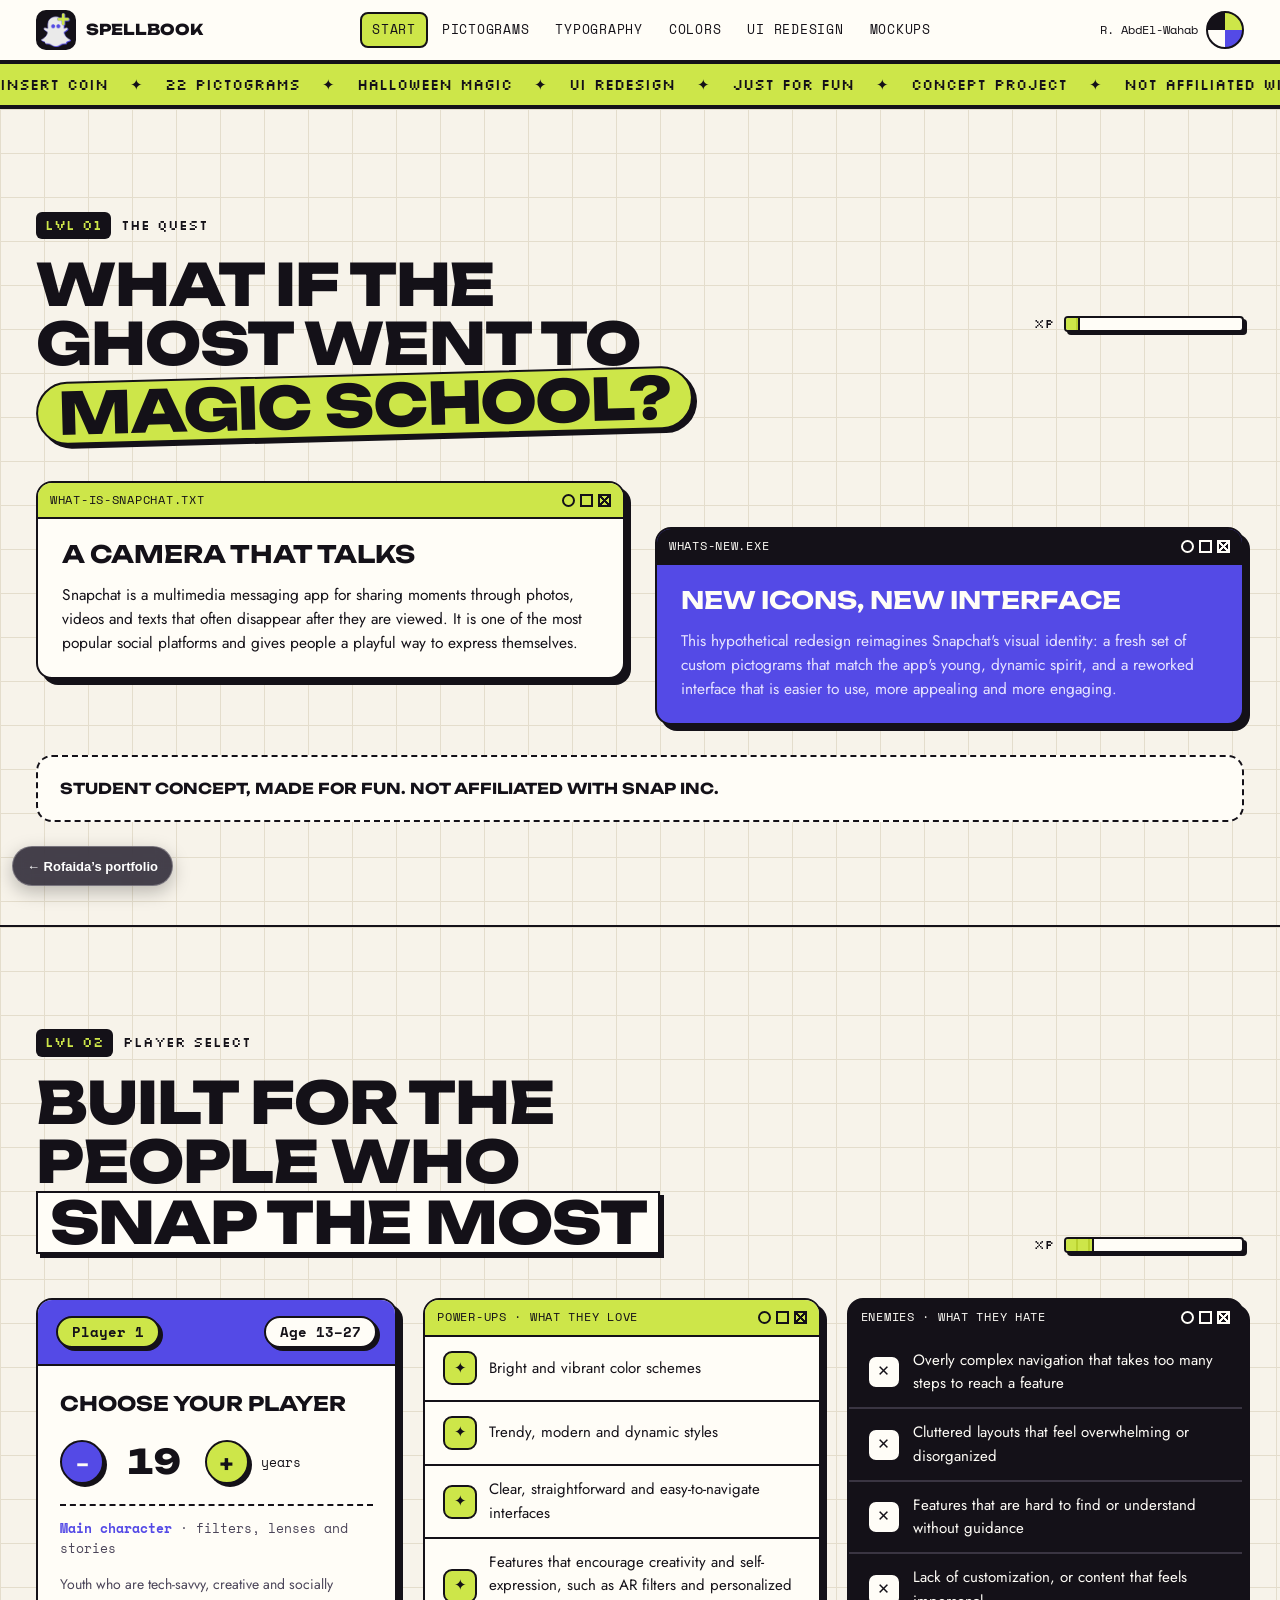
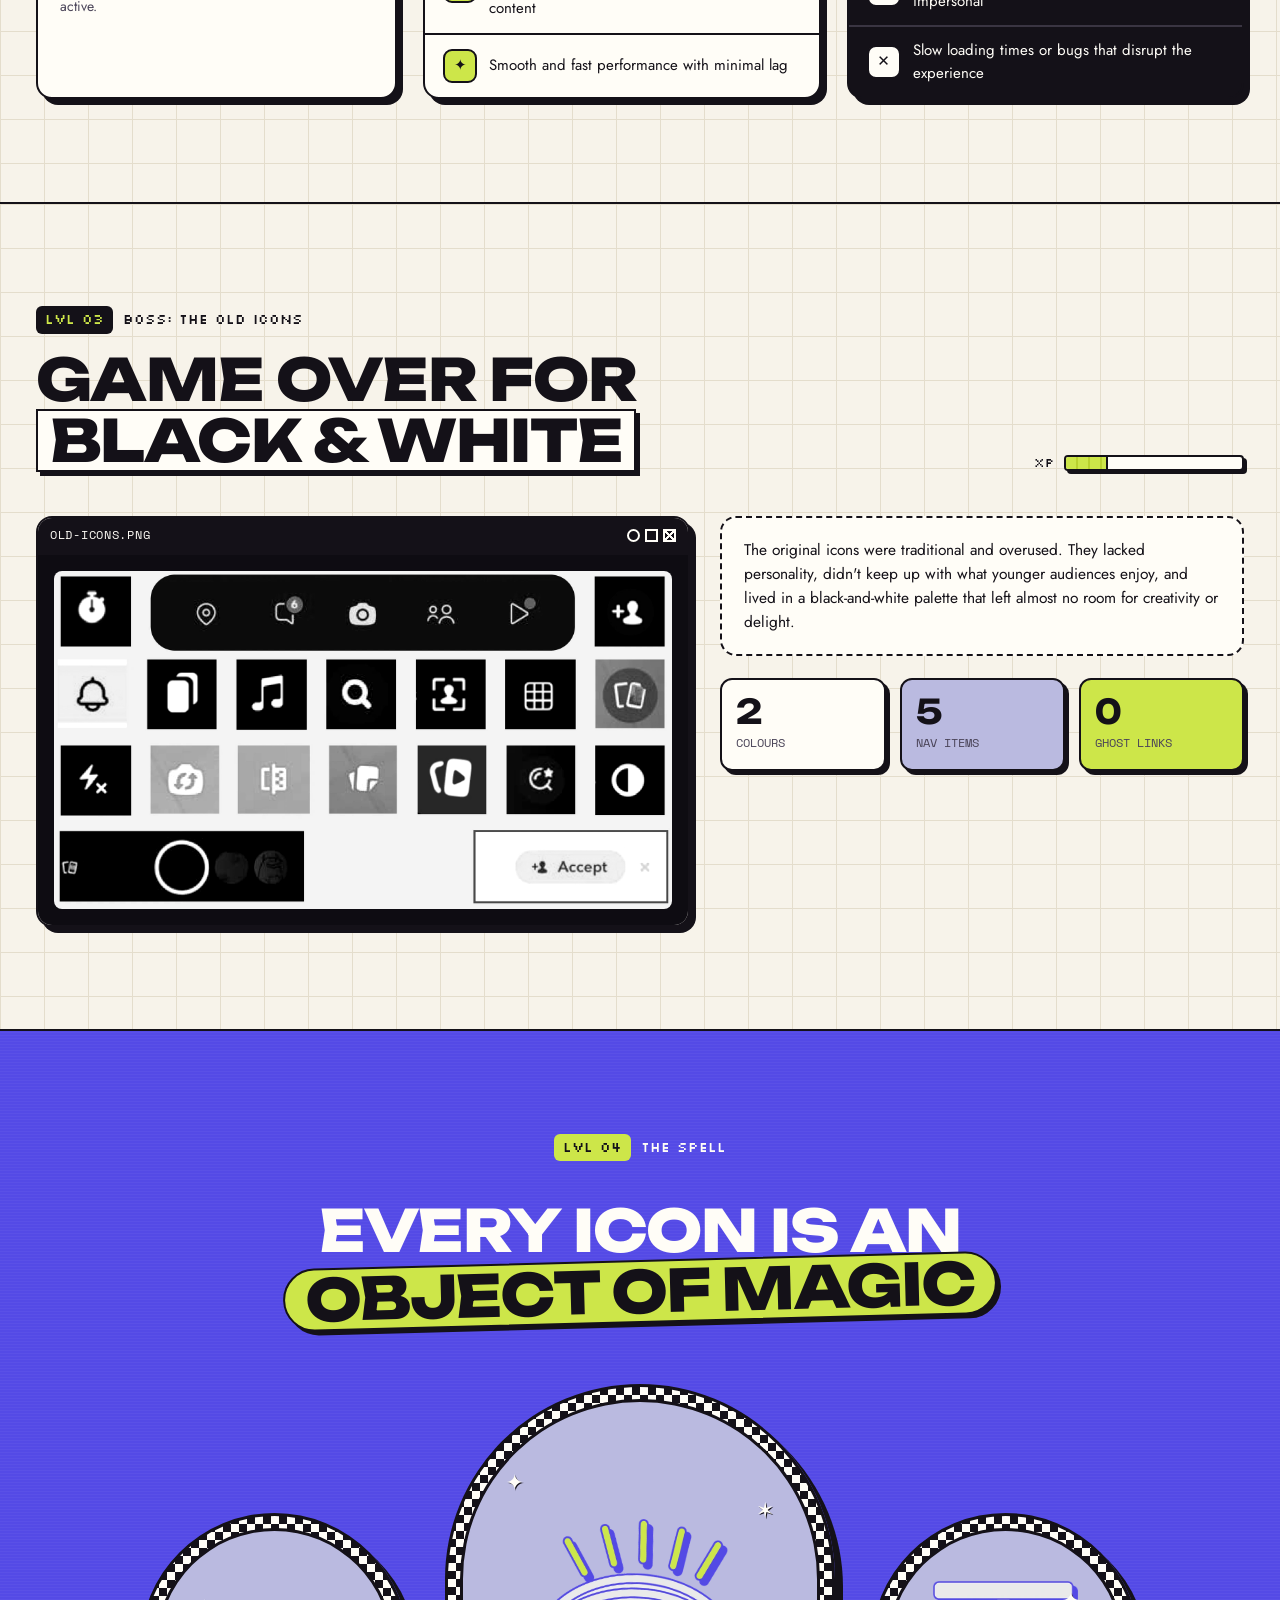
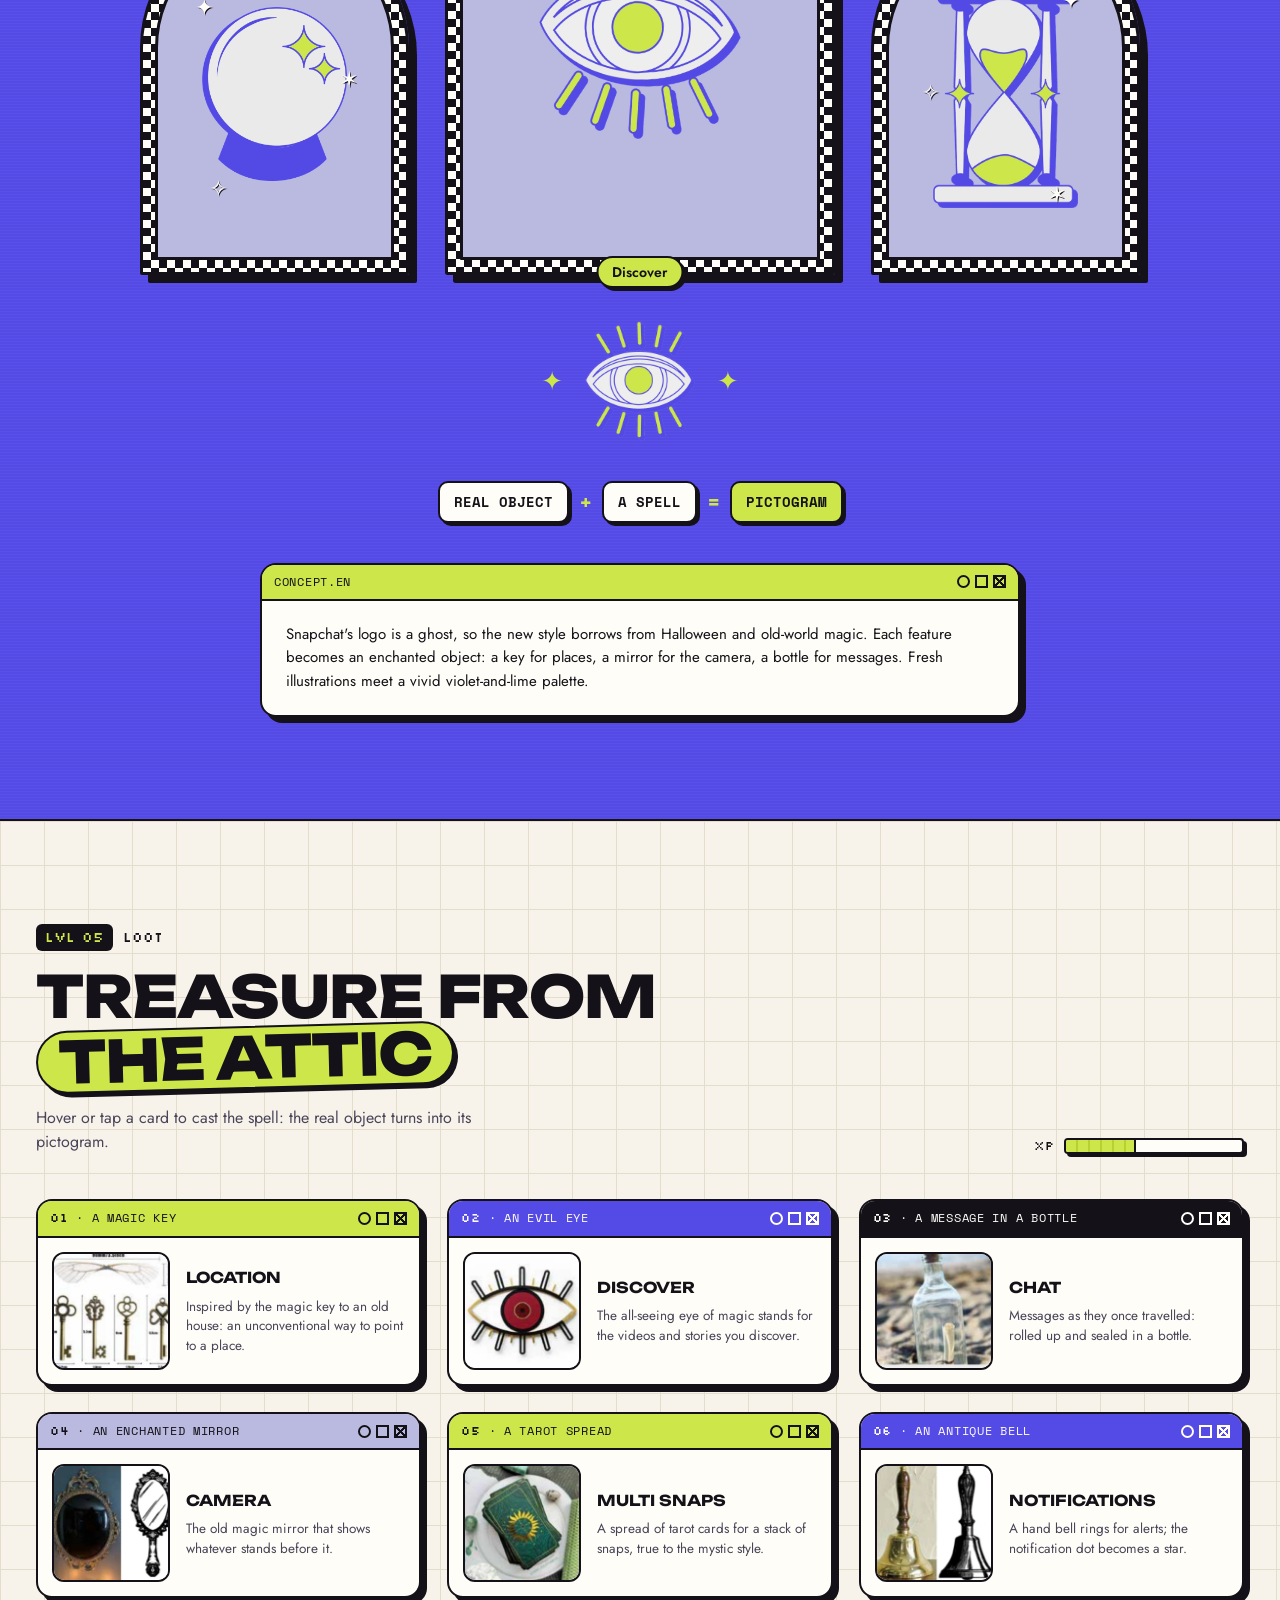
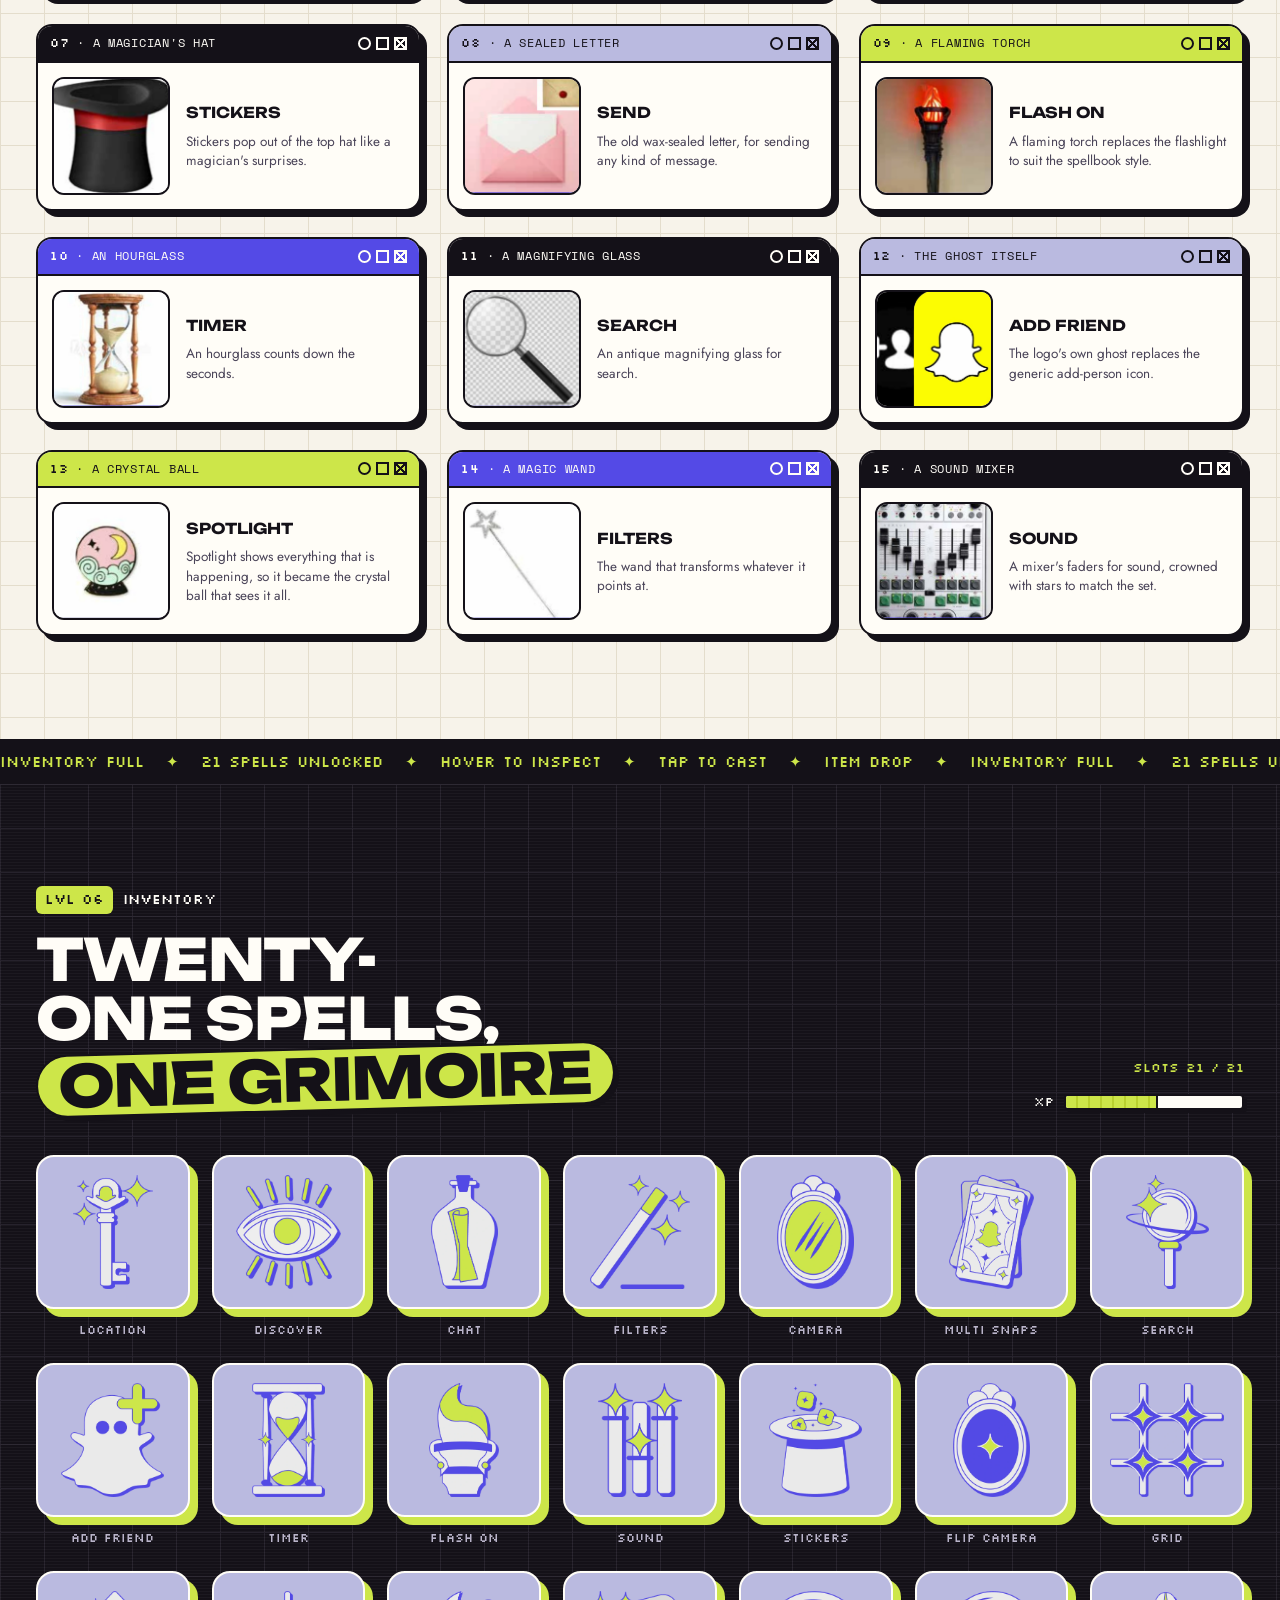
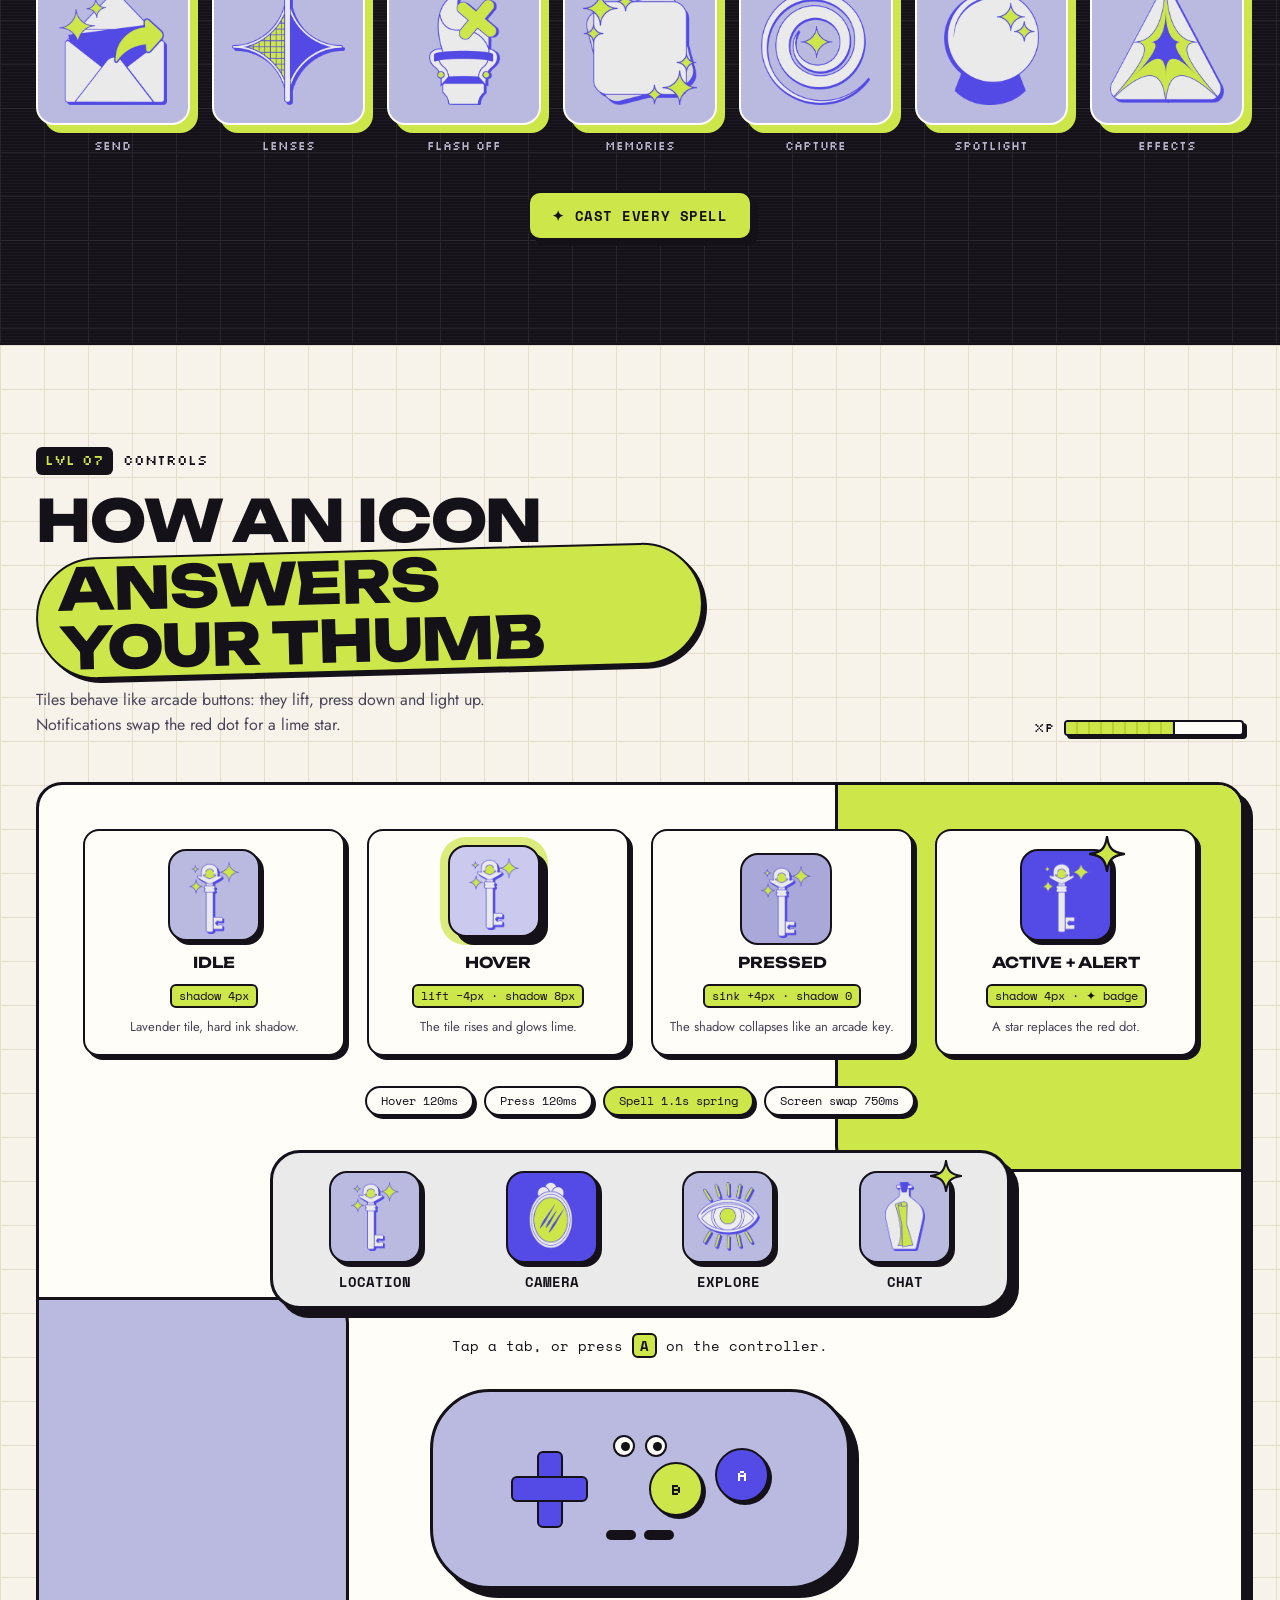
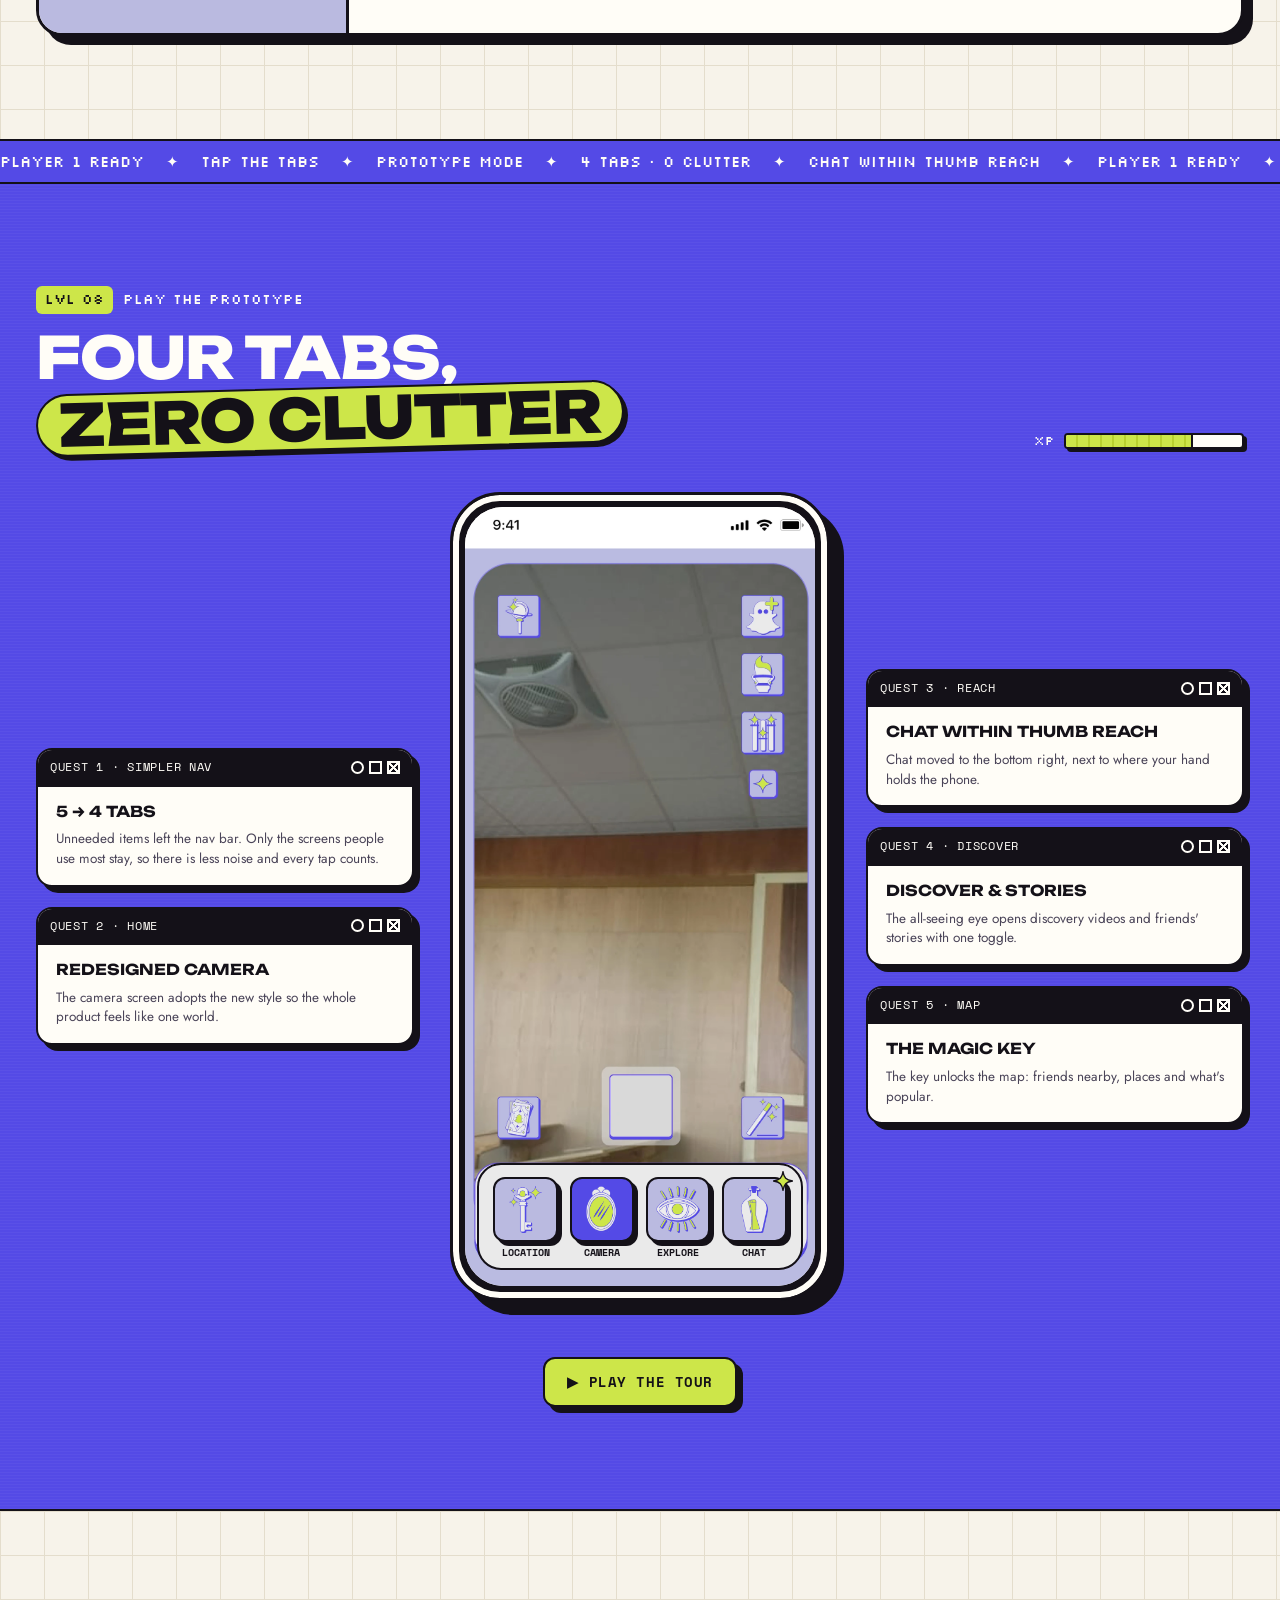
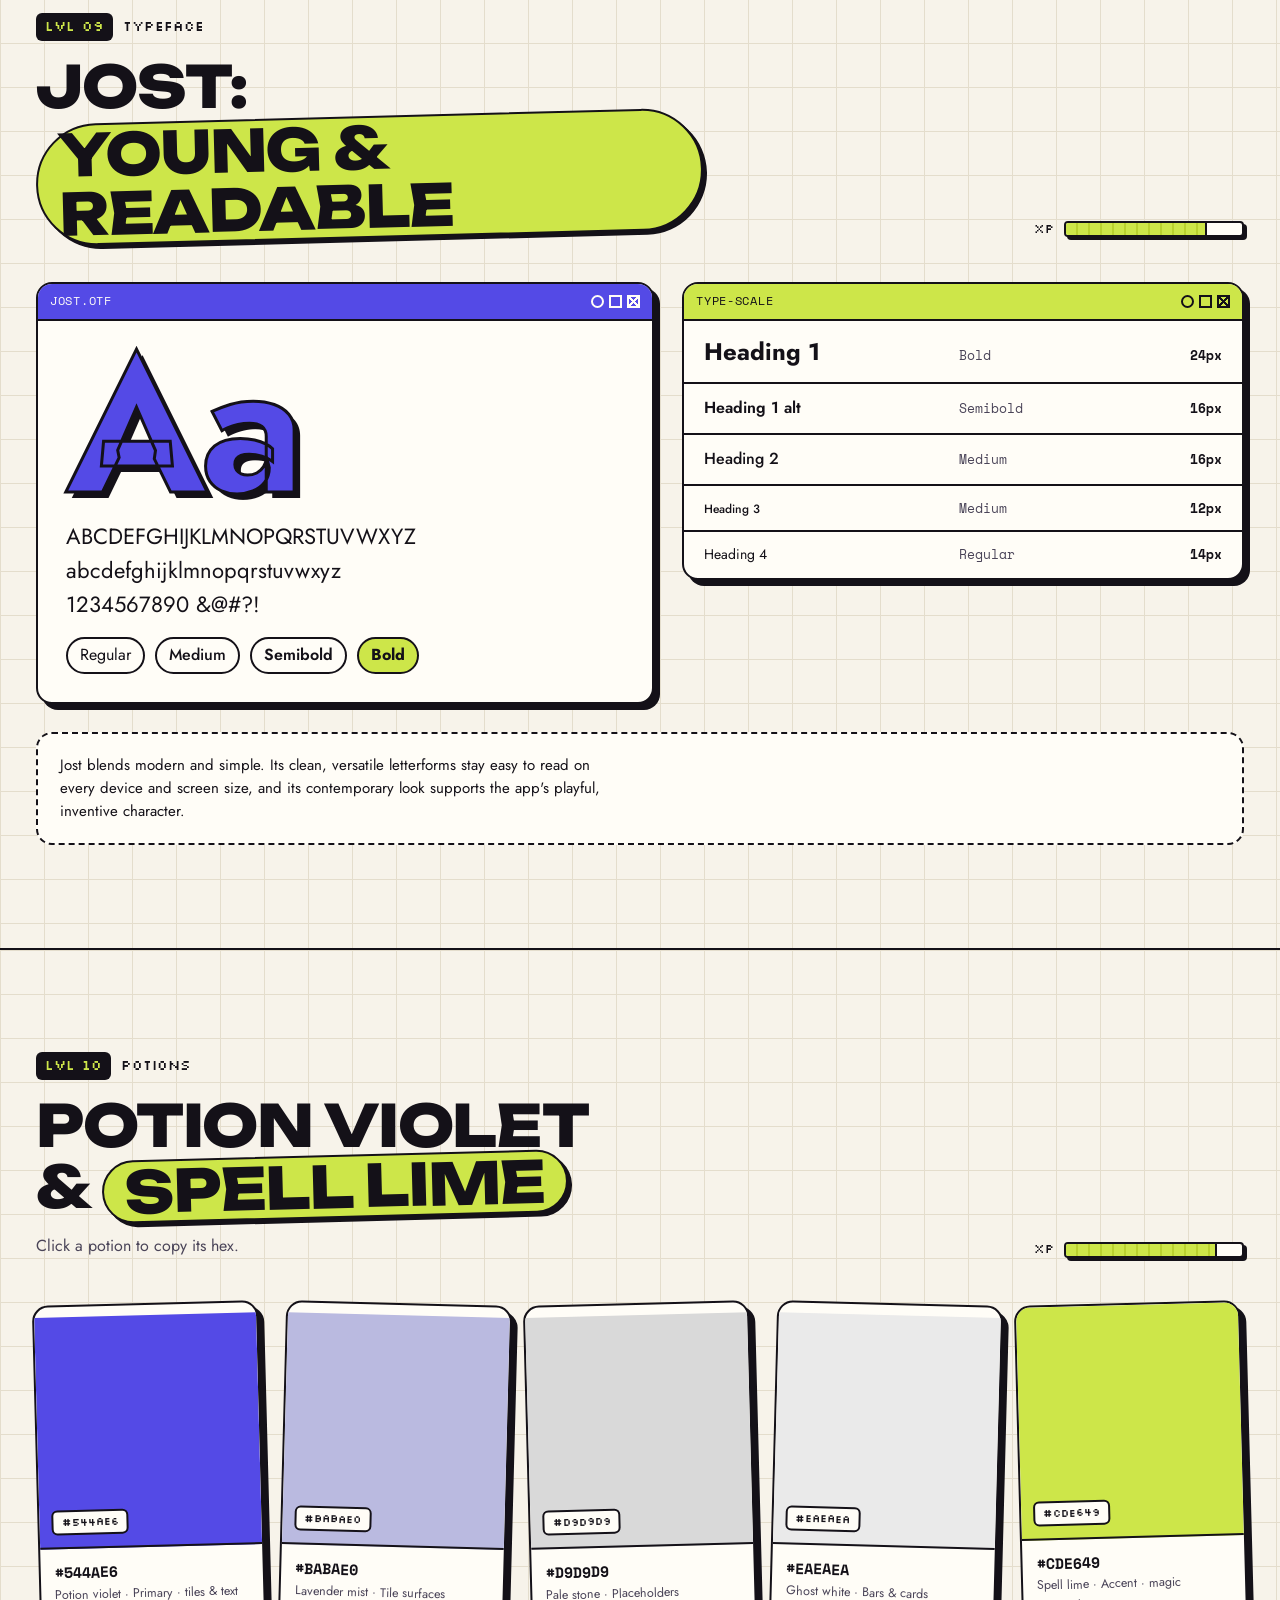
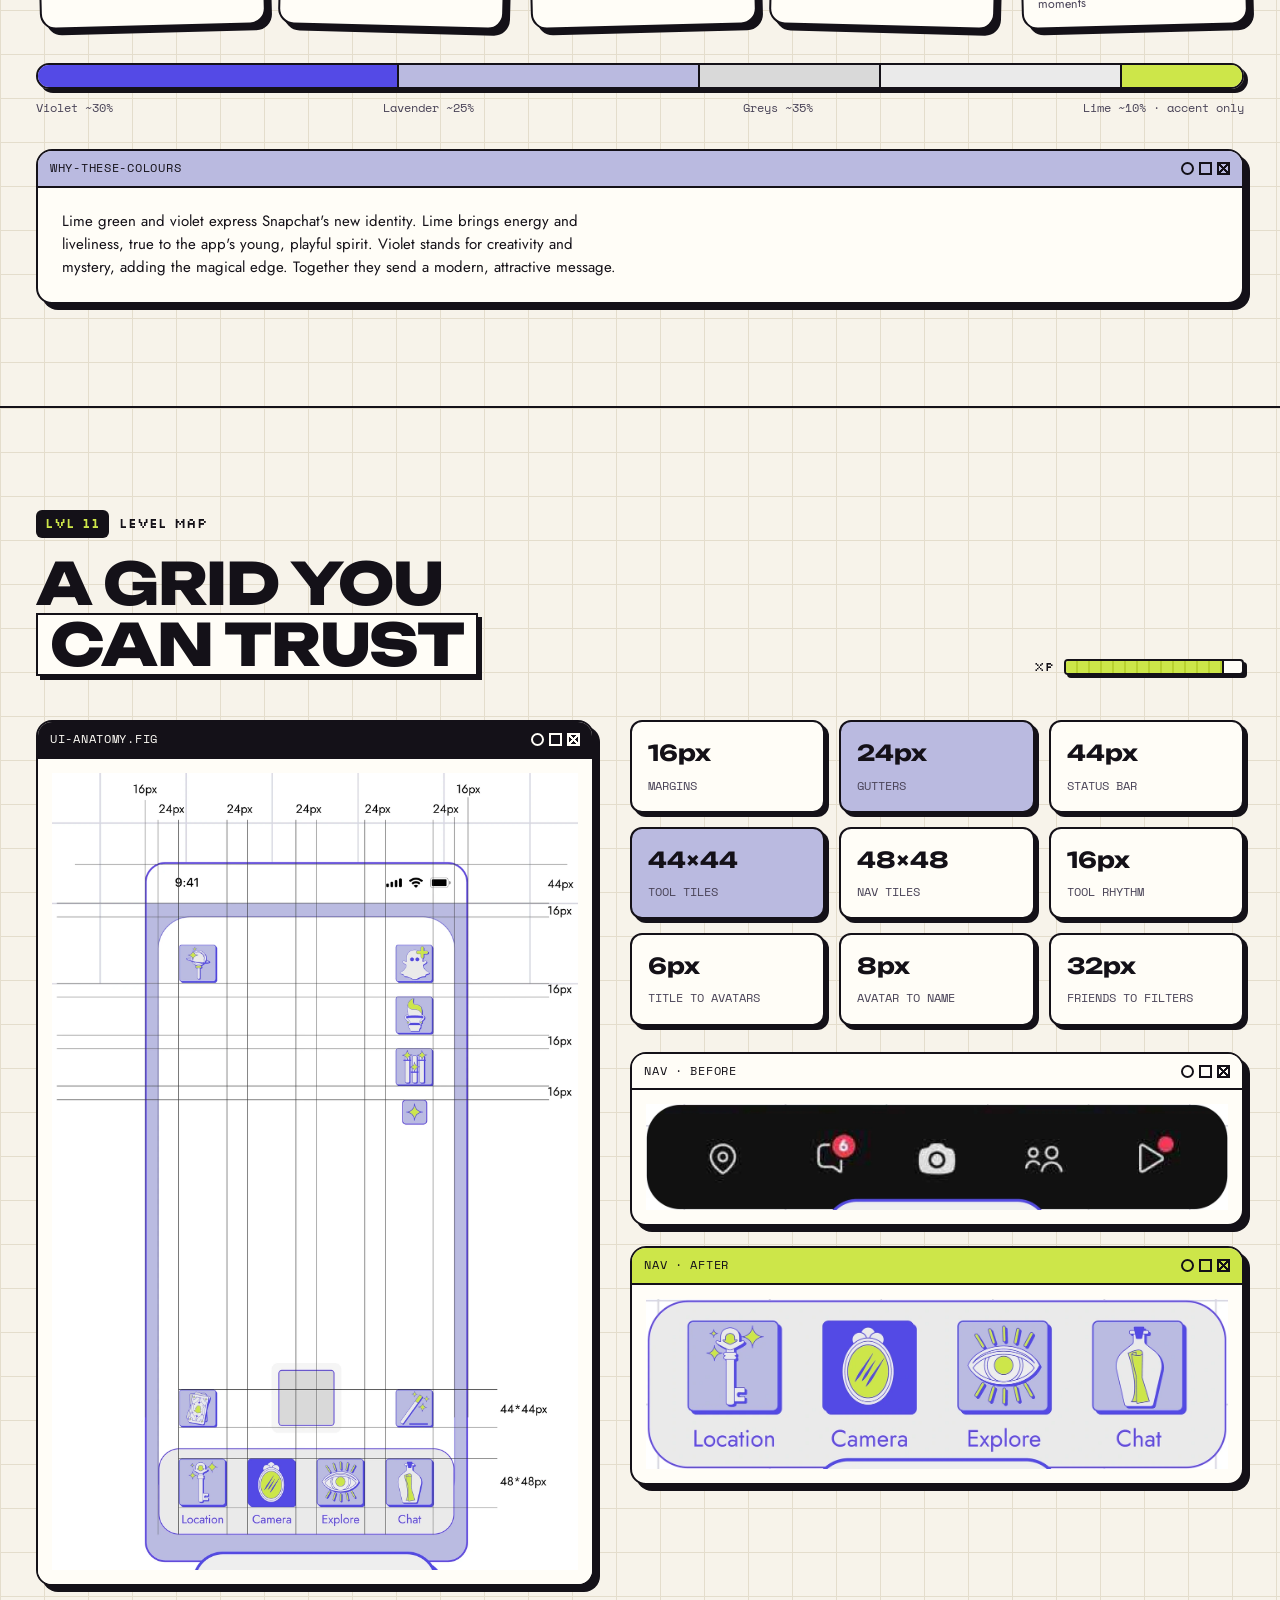
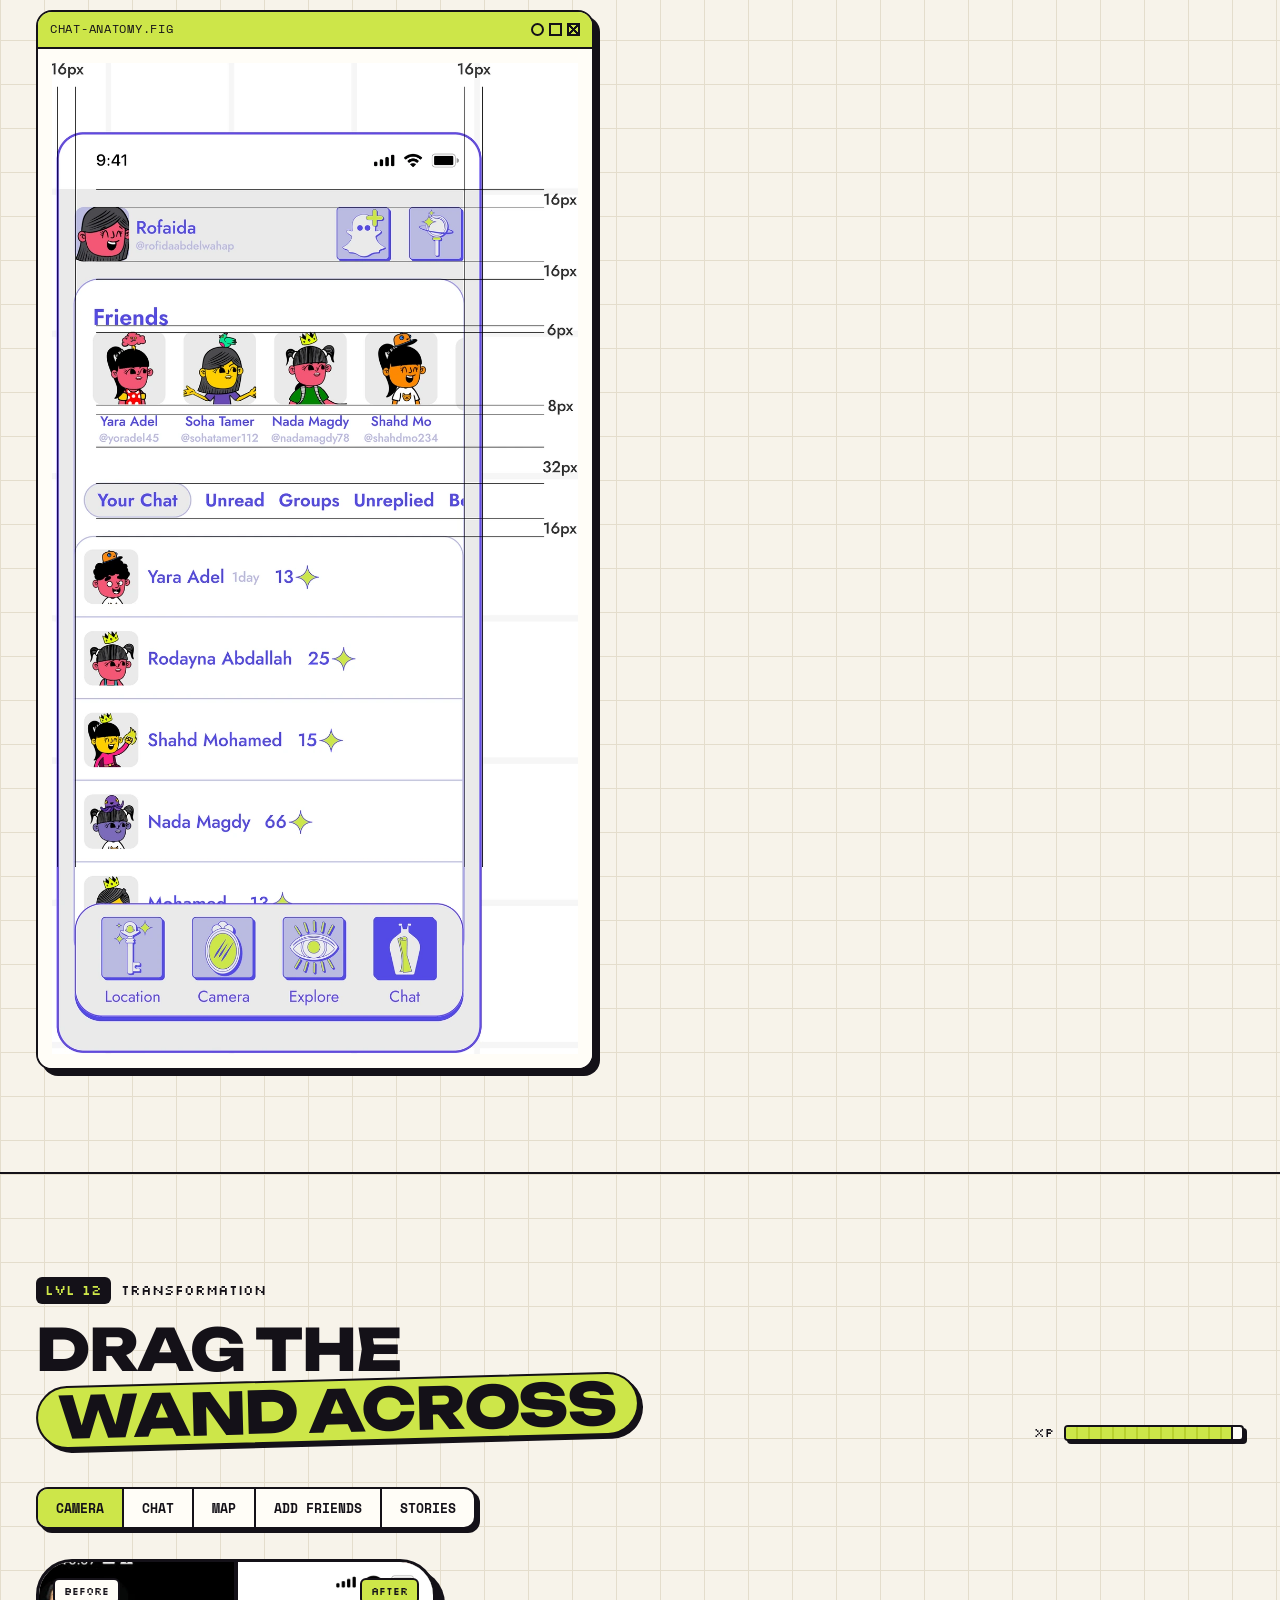
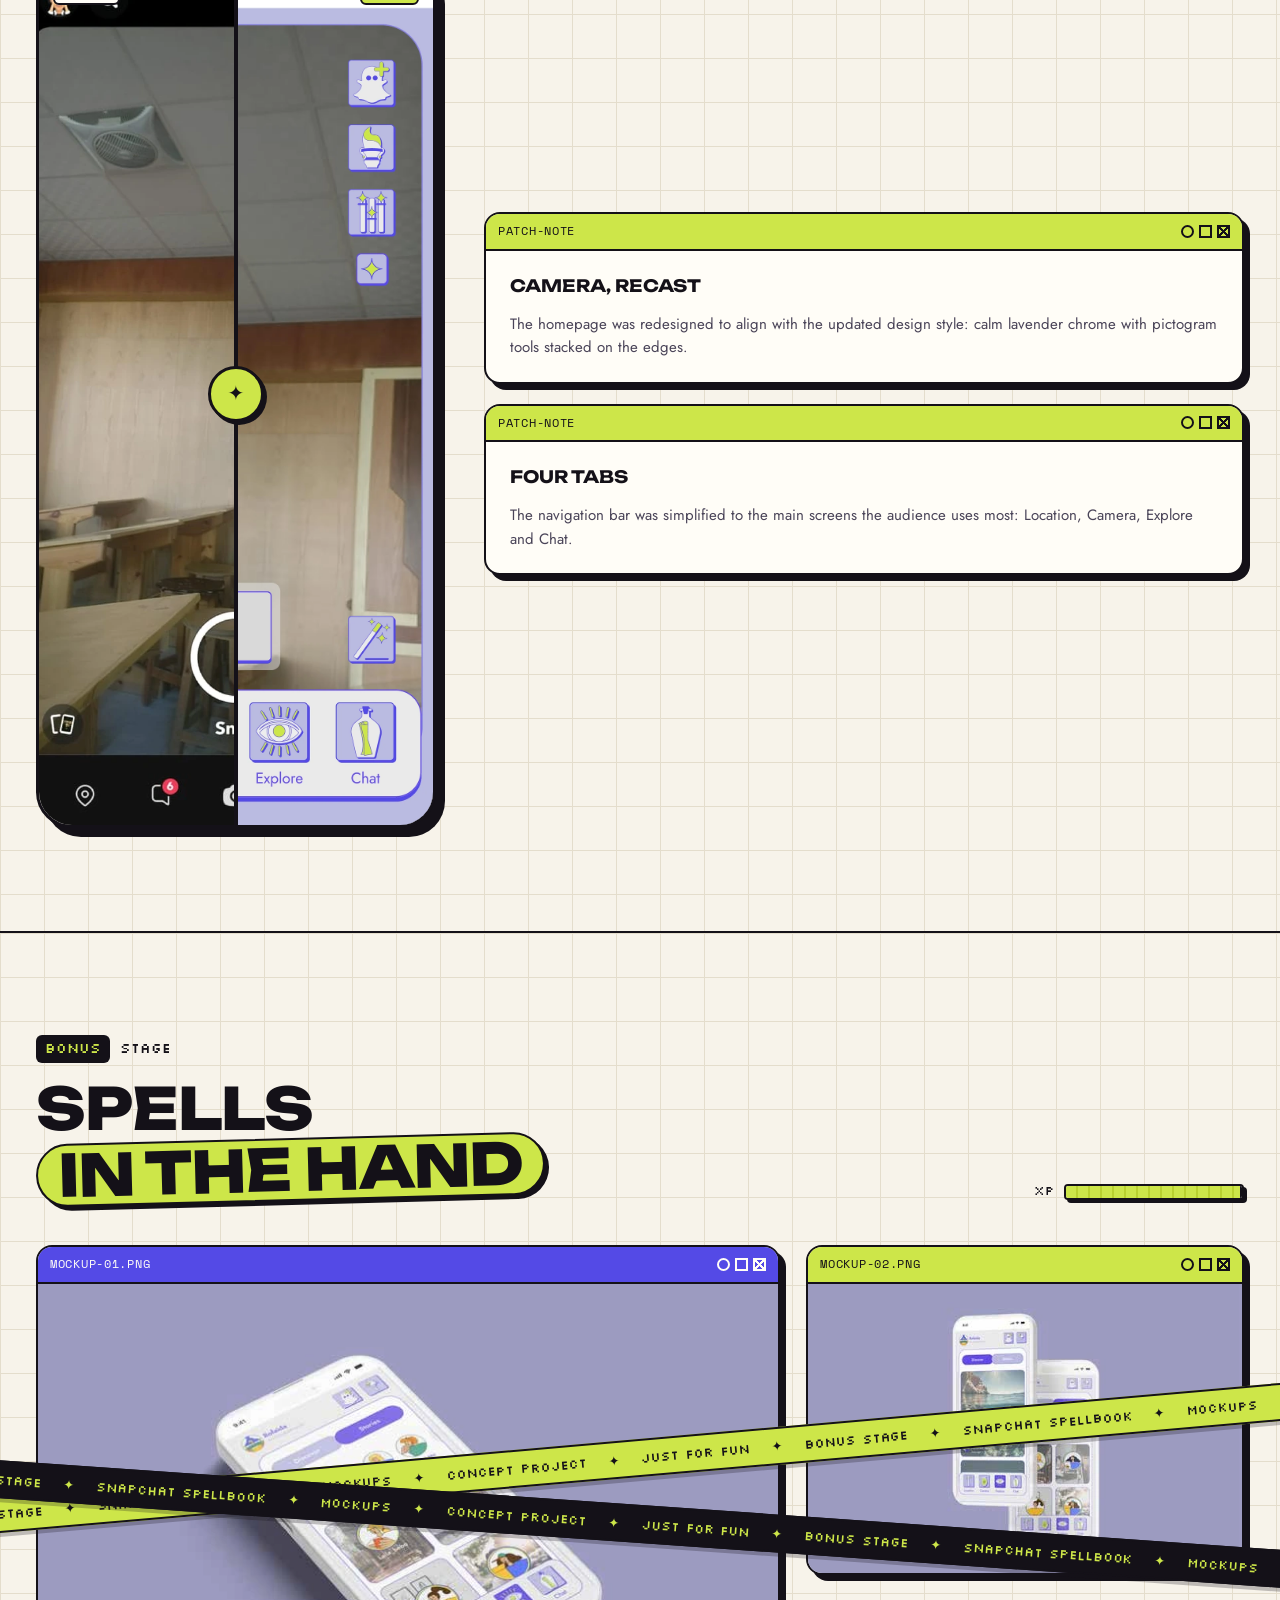
<file: site/p/snapchat-spellbook/index.html>
<!doctype html><html><head><meta charset=utf8><meta name=viewport content="width=device-width,initial-scale=1,viewport-fit=cover"><style>:root{color-scheme:light;box-sizing:border-box;padding-top:env(safe-area-inset-top,0px);padding-bottom:env(safe-area-inset-bottom,0px)}html{scroll-padding-top:env(safe-area-inset-top,0px)}body{margin:0;padding:0;font:14px -apple-system,BlinkMacSystemFont,sans-serif;background:#fff;color:#000}img{max-width:100%}[hidden]:not([hidden=until-found i]){display:none!important}</style></head><body>
<a class="rp-back" href="../../#all-ui">&larr; Rofaida&rsquo;s portfolio</a>
<style>.rp-back{position:fixed;z-index:2147483000;left:calc(12px + env(safe-area-inset-left,0px));bottom:calc(14px + env(safe-area-inset-bottom,0px));display:inline-flex;align-items:center;gap:6px;min-height:40px;padding:0 14px;border-radius:999px;background:rgba(18,14,30,.78);color:#fff;font:600 13px/1 -apple-system,BlinkMacSystemFont,"Segoe UI",sans-serif;text-decoration:none;border:1px solid rgba(255,255,255,.28);-webkit-backdrop-filter:blur(8px);backdrop-filter:blur(8px);box-shadow:0 6px 18px rgba(0,0,0,.25)}.rp-back:hover{background:rgba(18,14,30,.92)}</style>

<title>Snapchat Spellbook</title>
<meta name="claude:viewport-fit-sides" content="cover">
<link rel="preconnect" href="https://fonts.googleapis.com">
<link rel="preconnect" href="https://fonts.gstatic.com" crossorigin>
<link rel="stylesheet" href="https://fonts.googleapis.com/css2?family=Unbounded:wght@500;700;800;900&family=Jost:wght@400;500;600;700&family=Space+Mono:wght@400;700&family=Silkscreen&display=swap">
<style>
/* Layout: neo-brutalist grimoire. Cream grid paper + black-outlined "app window" cards with hard shadows,
   ticker bands and tape between sections, a folk-poster arch scene for the concept. EN left / AR right. */
:root{
  --cream:#F7F3EA; --paper:#FFFDF7; --grid:#E4DDCC; --ink:#141118; --ink-soft:#4A4458;
  --violet:#544AE6; --violet-2:#3F35CF; --lav:#BABAE0; --lime:#CDE649; --mist:#EAEAEA; --night:#141118;
  --f-display:"Unbounded","Arial Black",system-ui,sans-serif;
  --f-body:"Jost","Futura","Century Gothic",system-ui,sans-serif;
  --f-mono:"Space Mono",ui-monospace,Menlo,monospace;
  --f-pixel:"Silkscreen","Space Mono",ui-monospace,monospace;
  --f-ar:"Alexandria","Noto Sans Arabic",Tahoma,sans-serif;
  --f-ar-display:"Lalezar","Alexandria",Tahoma,sans-serif;
  --bw:2.5px; --sh:6px 6px 0 var(--ink); --sh-l:9px 9px 0 var(--ink); --r:16px;
  --t-fast:120ms; --t-mid:260ms; --t-slow:450ms;
  --ease-out:cubic-bezier(.16,1,.3,1); --spring:cubic-bezier(.34,1.56,.64,1);
  --speed:1; color-scheme:light;
}
*{box-sizing:border-box}
html{scroll-behavior:smooth}
body{background:var(--cream);color:var(--ink);font-family:var(--f-body);font-size:17px;line-height:1.55;overflow-x:clip}
img{max-width:100%;display:block}
[lang=ar]{font-family:var(--f-ar);direction:rtl;text-align:right;line-height:1.85}
h1,h2,h3,h4{margin:0;text-wrap:balance}
p{margin:0}
button{font:inherit;color:inherit}
:focus-visible{outline:3px solid var(--violet);outline-offset:3px;border-radius:6px}

/* ---------- shells ---------- */
.sec{position:relative;border-top:var(--bw) solid var(--ink)}
.gridpaper{background-color:var(--cream);background-image:linear-gradient(var(--grid) 1px,transparent 1px),linear-gradient(90deg,var(--grid) 1px,transparent 1px);background-size:44px 44px}
.dark{background-color:var(--night);color:var(--cream);background-image:linear-gradient(#26222C 1px,transparent 1px),linear-gradient(90deg,#26222C 1px,transparent 1px);background-size:44px 44px}
.purple{background:var(--violet);color:var(--paper)}
.wrap{max-width:1240px;margin:0 auto;padding-left:max(16px,env(safe-area-inset-left,0px));padding-right:max(16px,env(safe-area-inset-right,0px));padding-block:clamp(56px,8vw,104px);position:relative;z-index:2}
.stars{position:absolute;inset:0;width:100%;height:100%;z-index:0;pointer-events:none}

/* ---------- type ---------- */
.h2{font-family:var(--f-display);font-weight:800;font-size:clamp(30px,4.6vw,58px);line-height:1.02;letter-spacing:-.02em;text-transform:uppercase}
.h2 .hl{display:inline-block;background:var(--lime);border:var(--bw) solid var(--ink);border-radius:999px;padding:0 .35em;box-shadow:4px 4px 0 var(--ink);transform:rotate(-1.5deg)}
.h2 .box{display:inline-block;background:var(--paper);color:var(--ink);border:var(--bw) solid var(--ink);padding:0 .2em;box-shadow:4px 4px 0 var(--ink)}
.ar-h{font-family:var(--f-ar-display);font-size:clamp(26px,3vw,40px);line-height:1.3;color:var(--violet);direction:rtl}
.dark .ar-h,.purple .ar-h{color:var(--lime)}
.tag{display:inline-flex;align-items:center;gap:8px;font-family:var(--f-pixel);font-size:13px;text-transform:uppercase;letter-spacing:.04em;padding:5px 12px;border:var(--bw) solid var(--ink);border-radius:8px;background:var(--lime);color:var(--ink);box-shadow:3px 3px 0 var(--ink);transform:rotate(-2deg)}
.tag.v{background:var(--violet);color:var(--paper)}
.tag.w{background:var(--paper)}
.sec-head{display:grid;grid-template-columns:1.3fr 1fr;gap:28px;align-items:end;margin-bottom:44px}
.sec-head > div{min-width:0;display:grid;gap:16px;justify-items:start}
.sec-head > div:last-child{justify-items:end;text-align:right}
.lede{color:var(--ink-soft);max-width:48ch;font-size:16px}
.dark .lede,.purple .lede{color:#D9D6EA}

/* ---------- primitives ---------- */
.win{background:var(--paper);border:var(--bw) solid var(--ink);border-radius:var(--r);box-shadow:var(--sh);overflow:hidden;color:var(--ink);min-width:0}
.win > .bar{display:flex;align-items:center;justify-content:space-between;gap:10px;padding:8px 12px;border-bottom:var(--bw) solid var(--ink);font-family:var(--f-mono);font-size:12px;text-transform:uppercase;letter-spacing:.06em;background:var(--paper)}
.win > .bar .ctl{display:flex;gap:5px;flex:none}
.win > .bar .ctl i{width:13px;height:13px;border:2px solid currentColor;display:block}
.win > .bar .ctl i:first-child{border-radius:50%}
.win > .bar .ctl i:last-child{background:linear-gradient(45deg,transparent 42%,currentColor 42% 58%,transparent 58%),linear-gradient(-45deg,transparent 42%,currentColor 42% 58%,transparent 58%)}
.win.lime > .bar{background:var(--lime)}
.win.violet > .bar{background:var(--violet);color:var(--paper)}
.win.ink > .bar{background:var(--ink);color:var(--paper)}
.win.lav > .bar{background:var(--lav)}
.win .body{padding:22px 24px;display:grid;gap:14px;align-content:start}
.win.fill-lime{background:var(--lime)} .win.fill-violet{background:var(--violet);color:var(--paper)} .win.fill-lav{background:var(--lav)}
.win.fill-ink{background:var(--ink);color:var(--paper)}
.pill{color:var(--ink);display:inline-flex;align-items:center;gap:8px;padding:5px 14px;border-radius:999px;border:var(--bw) solid var(--ink);background:var(--paper);font-weight:600;font-size:14px;line-height:1.3;box-shadow:3px 3px 0 var(--ink)}
.pill.l{background:var(--lime)} .pill.v{background:var(--violet);color:var(--paper)} .pill.k{background:var(--ink);color:var(--paper)}
.btn{text-decoration:none;color:var(--ink);display:inline-flex;align-items:center;gap:10px;cursor:pointer;padding:12px 22px;border-radius:12px;border:var(--bw) solid var(--ink);background:var(--paper);font-family:var(--f-mono);font-weight:700;font-size:14px;text-transform:uppercase;letter-spacing:.04em;box-shadow:var(--sh);transition:transform var(--t-fast) var(--ease-out),box-shadow var(--t-fast) var(--ease-out)}
.btn:hover{transform:translate(-2px,-2px);box-shadow:var(--sh-l)}
.btn:active{transform:translate(6px,6px);box-shadow:0 0 0 var(--ink)}
.btn.l{background:var(--lime)} .btn.v{background:var(--violet);color:var(--paper)}
.dashed{border:2px dashed var(--ink);border-radius:var(--r);padding:20px 22px;background:var(--paper)}

.win .body{text-align:left}
/* ticker + tape */
.ticker{background:var(--lime);border-block:var(--bw) solid var(--ink);overflow:hidden;position:relative;z-index:3}
.ticker.k{background:var(--ink);color:var(--lime)} .ticker.v{background:var(--violet);color:var(--paper)}
.ticker .track{display:flex;width:max-content;animation:marquee calc(28s / var(--speed)) linear infinite}
.ticker span{font-family:var(--f-pixel);font-size:15px;text-transform:uppercase;padding:9px 0;white-space:nowrap;display:flex;align-items:center}
.ticker span::after{content:"✦";margin:0 22px}
.ticker.rev .track{animation-direction:reverse}
@keyframes marquee{to{transform:translateX(-50%)}}
.tape{position:absolute;left:-5%;width:110%;z-index:6;pointer-events:none;box-shadow:0 4px 0 rgba(20,17,24,.25)}
.tape.ticker span{font-size:13px;padding:7px 0}

/* starburst + rotating sticker */
.burst{position:relative;display:grid;place-items:center;aspect-ratio:1/1}
.burst svg{position:absolute;inset:0;width:100%;height:100%;animation:spin calc(24s / var(--speed)) linear infinite}
.burst b{position:relative;font-family:var(--f-display);font-weight:900;line-height:.9;text-align:center}
@keyframes spin{to{transform:rotate(360deg)}}
.seal{width:132px;height:132px;position:relative;display:grid;place-items:center}
.seal svg{position:absolute;inset:0;animation:spin calc(16s / var(--speed)) linear infinite}
.seal .core{position:relative;z-index:1;width:56px;height:56px;border-radius:50%;background:var(--violet);border:var(--bw) solid var(--ink);display:grid;place-items:center;color:var(--paper);font-size:24px;box-shadow:3px 3px 0 var(--ink)}
.seal text{font-family:var(--f-mono);font-size:10.6px;font-weight:700;letter-spacing:.14em;text-transform:uppercase;fill:var(--ink)}

/* ---------- topbar ---------- */
.topbar{position:sticky;top:env(safe-area-inset-top,0px);z-index:60;background:var(--paper);border-bottom:var(--bw) solid var(--ink)}
body::before{content:"";position:fixed;inset:0 0 auto;height:env(safe-area-inset-top,0px);z-index:10;background:var(--paper)}
.topbar .in{max-width:1240px;margin:0 auto;display:flex;align-items:center;gap:20px;justify-content:space-between;padding:10px max(16px,env(safe-area-inset-right,0px)) 10px max(16px,env(safe-area-inset-left,0px))}
.logo{display:flex;align-items:center;gap:10px;text-decoration:none;color:var(--ink);font-family:var(--f-display);font-weight:800;font-size:15px;text-transform:uppercase}
.logo i{width:40px;height:40px;border-radius:10px;background:var(--ink);display:grid;place-items:center;border:var(--bw) solid var(--ink)}
.logo i img{width:30px}
.topbar nav{display:flex;gap:2px;flex-wrap:wrap;justify-content:center}
.topbar nav a{font-family:var(--f-mono);font-size:12.5px;text-transform:uppercase;letter-spacing:.06em;color:var(--ink);text-decoration:none;padding:6px 10px;border:2px solid transparent;border-radius:8px}
.topbar nav a:hover{border-color:var(--ink)}
.topbar nav a.on{background:var(--lime);border-color:var(--ink)}
.topbar .me{display:flex;align-items:center;gap:8px;font-family:var(--f-mono);font-size:12px}
.topbar .me i{width:38px;height:38px;border-radius:50%;border:var(--bw) solid var(--ink);background:conic-gradient(var(--lime) 0 25%,var(--violet) 0 50%,var(--paper) 0 75%,var(--ink) 0);display:block}
body.rec .topbar{display:none}
html:has(body.rec){scrollbar-width:none}
body.rec::-webkit-scrollbar{display:none}

/* ---------- hero ---------- */
#hero{border-top:0}
#hero .wrap{display:grid;grid-template-columns:1fr 1.05fr;gap:44px;align-items:center;padding-block:clamp(48px,6vw,84px) clamp(64px,7vw,96px)}
#hero .left{display:grid;gap:22px;justify-items:start;min-width:0}
#hero h1{font-family:var(--f-display);font-weight:900;font-size:clamp(40px,5.6vw,78px);line-height:1.04;letter-spacing:-.03em;text-transform:uppercase}
#hero h1 .hl{display:inline-block;background:var(--lime);border:3px solid var(--ink);border-radius:999px;padding:.02em .32em .06em;box-shadow:5px 5px 0 var(--ink);transform:rotate(-2deg);margin:.08em 0}
#hero .ar-title{font-family:var(--f-ar-display);font-size:clamp(28px,3vw,40px);color:var(--violet);direction:rtl;line-height:1.3}
#hero .sub{font-family:var(--f-mono);font-size:14px;color:var(--ink-soft);max-width:46ch}
.mapbtns{display:flex;flex-wrap:wrap;gap:14px}
.mapbtn{display:inline-flex;align-items:center;gap:10px;cursor:pointer;padding:4px 18px 4px 4px;border-radius:999px;border:var(--bw) solid var(--ink);background:var(--paper);font-family:var(--f-mono);font-size:14px;box-shadow:4px 4px 0 var(--ink);transition:transform var(--t-fast) var(--ease-out),box-shadow var(--t-fast) var(--ease-out)}
.mapbtn i{width:40px;height:40px;border-radius:50%;background:var(--lav);border:var(--bw) solid var(--ink);display:grid;place-items:center;overflow:hidden}
.mapbtn i img{width:30px;height:30px;object-fit:contain}
.mapbtn:hover{transform:translate(-2px,-2px);box-shadow:6px 6px 0 var(--ink)}
.mapbtn:hover i{background:var(--lime)}
.mapbtn:active{transform:translate(4px,4px);box-shadow:0 0 0 var(--ink)}
.credit{display:grid;grid-template-columns:auto 1fr;gap:3px 16px;font-family:var(--f-mono);font-size:12.5px;color:var(--ink-soft)}
.credit b{color:var(--ink);font-weight:700}
.credit .ar{font-family:var(--f-ar);font-weight:600}
.collage{position:relative;display:grid;grid-template-columns:1.25fr 1fr 1fr .9fr;grid-template-rows:1fr 1fr;border:3px solid var(--ink);border-radius:999px 22px 22px 999px;overflow:hidden;aspect-ratio:1.75/1;background:var(--paper);box-shadow:var(--sh-l)}
.collage .c{position:relative;display:grid;place-items:center;overflow:hidden;border-left:var(--bw) solid var(--ink)}
.collage .c + .c{}
.collage .c img{width:68%;height:68%;object-fit:contain;transition:transform var(--t-slow) var(--spring)}
.collage .c.swap img{animation:pop .5s var(--spring)}
@keyframes pop{0%{transform:scale(.2) rotate(-30deg);opacity:0}100%{transform:none;opacity:1}}
.c1{grid-row:1/3;border-left:0!important;background:var(--paper)}
.c1 .disc{position:absolute;width:118%;aspect-ratio:1/1;left:16%;top:50%;transform:translateY(-50%);border-radius:50%;background:var(--violet);border:3px solid var(--ink)}
.c1 .ring{position:absolute;width:62%;aspect-ratio:1/1;border-radius:50%;background:var(--lime);border:3px solid var(--ink);left:30%;top:50%;transform:translateY(-50%)}
.c1 img{position:relative;z-index:2;width:52%!important;margin-left:22%}
.c1 .dots{position:absolute;left:10%;bottom:10%;display:grid;grid-template-columns:repeat(3,10px);gap:7px;z-index:2}
.c1 .dots i{width:10px;height:10px;border-radius:50%;background:var(--paper);border:2px solid var(--ink)}
.c2{background:repeating-linear-gradient(90deg,var(--ink) 0 4px,var(--paper) 4px 9px);border-bottom:var(--bw) solid var(--ink)}
.c2 .cut{position:absolute;inset:16%;border-radius:50%;background:var(--ink);border:3px solid var(--ink)}
.c2 img{position:relative;z-index:1}
.c3{background:var(--lime);border-bottom:var(--bw) solid var(--ink)}
.c3 .burst{width:96%}
.c3 .burst b{font-size:clamp(20px,2.4vw,32px)}
.c3 .burst b small{display:block;font-family:var(--f-pixel);font-weight:400;font-size:.4em;margin-top:4px}
.c4{grid-row:1/3;background:var(--violet)}
.c4 .stripes{position:absolute;inset:0;display:grid;grid-template-rows:repeat(9,1fr)}
.c4 .stripes i{border-bottom:var(--bw) solid var(--ink);background:linear-gradient(90deg,var(--violet) 0 70%,var(--paper) 70%)}
.c4 .stripes i:nth-child(odd){background:var(--violet)}
.c4 img{position:relative;z-index:1;width:80%!important}
.c5{background:var(--cream);background-image:radial-gradient(var(--ink) 1.6px,transparent 1.8px);background-size:16px 16px}
.c6{background:var(--ink);color:var(--lime);font-family:var(--f-display);font-size:24px;font-weight:700;align-content:center;justify-items:center;gap:0}
.c6 .plus{position:absolute;inset:10%;display:grid;grid-template-columns:repeat(4,1fr);place-items:center;color:var(--paper);font-size:20px;opacity:.85;pointer-events:none}
.c6 img{position:relative;z-index:1;filter:drop-shadow(0 0 16px rgba(205,230,73,.5))}
.hero-seal{position:absolute;left:-46px;bottom:-40px;z-index:4}
.hero-sticker{position:absolute;right:6%;top:-18px;z-index:4}

/* ---------- brief ---------- */
.brief-grid{display:grid;grid-template-columns:1fr 1fr;gap:30px;align-items:start}
.brief-grid h3{font-family:var(--f-display);font-weight:700;font-size:24px;line-height:1.15;text-transform:uppercase}
.brief-grid p{font-size:15.5px}
.brief-grid .win.fill-violet p:not([lang]){color:#E6E3FF}
.brief-grid [lang=ar]{border-top:2px dashed currentColor;padding-top:14px;font-size:15px}
.brief-grid .win:nth-child(2){margin-top:46px}
.brief-foot{grid-column:1/-1;display:flex;flex-wrap:wrap;gap:12px;align-items:center;justify-content:space-between}
.brief-foot .dashed{display:flex;flex-wrap:wrap;gap:12px;justify-content:space-between;align-items:center;flex:1}
.brief-foot b{font-family:var(--f-display);font-size:15px;text-transform:uppercase}

/* ---------- audience ---------- */
.aud{display:grid;grid-template-columns:1fr 1.1fr 1.1fr;gap:26px;align-items:stretch}
.aud .listwin{display:flex;flex-direction:column}
.aud .listwin ul{flex:1;display:flex;flex-direction:column}
.aud .listwin li{flex:1}
.agecard .top{background:var(--violet);padding:16px 18px;display:flex;justify-content:space-between;align-items:center;border-bottom:var(--bw) solid var(--ink)}
.agecard .top .pill{font-family:var(--f-mono)}
.agecard .inner{padding:22px;display:grid;gap:16px}
.agecard h3{font-family:var(--f-display);font-size:20px;text-transform:uppercase}
.stepper{display:flex;align-items:center;gap:12px}
.stepper button{width:44px;height:44px;border-radius:50%;border:var(--bw) solid var(--ink);cursor:pointer;font-size:22px;font-weight:700;display:grid;place-items:center;box-shadow:3px 3px 0 var(--ink);transition:transform var(--t-fast),box-shadow var(--t-fast)}
.stepper button:active{transform:translate(3px,3px);box-shadow:0 0 0 var(--ink)}
.stepper .m{background:var(--violet);color:var(--paper)} .stepper .p{background:var(--lime)}
.stepper output{font-family:var(--f-display);font-size:34px;font-weight:800;min-width:2.4ch;text-align:center;font-variant-numeric:tabular-nums}
.agecard .say{font-family:var(--f-mono);font-size:13px;color:var(--ink-soft);min-height:3.2em;border-top:2px dashed var(--ink);padding-top:12px}
.agecard .say b{color:var(--violet)}
.listwin ul{list-style:none;margin:0;padding:0}
.listwin li{display:grid;grid-template-columns:34px 1fr;gap:12px;align-items:center;padding:12px 18px;border-bottom:2px solid var(--ink);font-size:15px}
.listwin li:last-child{border-bottom:0}
.listwin li i{width:34px;height:34px;border-radius:9px;border:2px solid var(--ink);display:grid;place-items:center;font-style:normal;font-weight:700;background:var(--lime)}
.listwin.no li i{background:var(--paper);color:var(--ink)}
.listwin.fill-ink li{border-color:#3A3542}

/* ---------- before ---------- */
.before-grid{display:grid;grid-template-columns:1.25fr 1fr;gap:30px;align-items:start}
.before-grid .shot .body{background:#0E0C12;padding:16px}
.before-grid .shot img{filter:grayscale(1) contrast(1.05);border-radius:8px}
.before-side{display:grid;gap:22px}
.stat-row{display:grid;grid-template-columns:repeat(3,1fr);gap:14px}
.stat{padding:14px;border:var(--bw) solid var(--ink);border-radius:12px;background:var(--paper);box-shadow:4px 4px 0 var(--ink)}
.stat b{display:block;font-family:var(--f-display);font-size:34px;line-height:1;font-variant-numeric:tabular-nums}
.stat span{font-family:var(--f-mono);font-size:11.5px;text-transform:uppercase;color:var(--ink-soft)}
.stat:nth-child(2){background:var(--lav)} .stat:nth-child(3){background:var(--lime)}

/* ---------- concept: folk poster ---------- */
#concept{background:var(--violet);color:var(--paper);overflow:hidden}
#concept .wrap{display:grid;gap:40px;justify-items:center;text-align:center}
#concept .h2{color:var(--paper)}
#concept .h2 .hl{color:var(--ink)}
.poster{position:relative;width:100%;max-width:1000px;display:grid;grid-template-columns:1fr 1.45fr 1fr;gap:clamp(14px,3vw,36px);align-items:end;padding-top:20px}
.arch{position:relative;border-radius:999px 999px 14px 14px;padding:12px;background:repeating-conic-gradient(var(--ink) 0 25%,var(--paper) 0 50%) 0 0/16px 16px;border:3px solid var(--ink);box-shadow:8px 8px 0 var(--ink)}
.arch .in{border-radius:999px 999px 6px 6px;background:var(--lav);border:3px solid var(--ink);aspect-ratio:.72;position:relative;overflow:hidden;display:grid;place-items:center}
.arch.mid .in{aspect-ratio:.78}
.arch .in .st{position:absolute;color:var(--paper);font-size:22px;filter:drop-shadow(1.5px 1.5px 0 var(--ink))}
.arch .in img.glyphy{width:62%;transition:transform var(--t-slow) var(--spring),opacity var(--t-mid)}
.arch.side .in img{animation:hover calc(5s / var(--speed)) ease-in-out infinite}
.arch.side:last-child .in img{animation-delay:-2.5s}
@keyframes hover{0%,100%{transform:translateY(-6px) rotate(-4deg)}50%{transform:translateY(6px) rotate(4deg)}}
.arch .cap{position:absolute;left:50%;bottom:-16px;transform:translateX(-50%);white-space:nowrap}
.cauldron{position:absolute;inset:0;display:grid;place-items:center}
.cauldron .photo,.cauldron .glyph{position:absolute;width:70%;aspect-ratio:1/1;border-radius:14px;transition:opacity .55s var(--ease-out),transform .8s var(--spring),filter .55s}
.cauldron .photo{object-fit:cover;border:3px solid var(--ink);box-shadow:5px 5px 0 var(--ink)}
.cauldron .glyph{object-fit:contain;padding:4%}
.poster .curtain{position:absolute;top:-6px;left:4%;right:4%;height:42px;display:flex;justify-content:space-between;pointer-events:none}
.swirl{position:absolute;pointer-events:none;color:var(--lime)}
.eye-row{display:flex;align-items:center;justify-content:center;gap:22px;margin-top:6px}
.eye-row img{width:110px;animation:blinky calc(4s / var(--speed)) ease-in-out infinite}
@keyframes blinky{0%,44%,52%,100%{transform:scaleY(1)}48%{transform:scaleY(.1)}}
.eye-row .sp{font-size:26px;color:var(--lime);animation:tw calc(2.4s / var(--speed)) ease-in-out infinite}
.eye-row .sp:last-child{animation-delay:-1.2s}
@keyframes tw{0%,100%{transform:scale(.7) rotate(0)}50%{transform:scale(1.15) rotate(45deg)}}
.concept-copy{display:grid;grid-template-columns:1fr 1fr;gap:24px;max-width:1000px;width:100%;text-align:left}
.concept-copy .win p{font-size:15px}
.formula{display:flex;flex-wrap:wrap;gap:10px;align-items:center;justify-content:center;font-family:var(--f-mono);font-size:14px;font-weight:700;text-transform:uppercase}
.formula span{padding:8px 14px;border:var(--bw) solid var(--ink);border-radius:10px;background:var(--paper);color:var(--ink);box-shadow:3px 3px 0 var(--ink)}
.formula span:last-child{background:var(--lime)}
.formula i{font-style:normal;color:var(--lime);font-size:22px}

/* ---------- inspiration ---------- */
.insp{display:grid;grid-template-columns:repeat(3,1fr);gap:26px}
.icard{cursor:pointer;transition:transform var(--t-mid) var(--ease-out),box-shadow var(--t-mid) var(--ease-out)}
.icard:hover,.icard.on{transform:translate(-3px,-3px);box-shadow:var(--sh-l)}
.icard .body{grid-template-columns:118px 1fr;gap:16px;align-items:center;padding:14px}
.icard .flip{position:relative;aspect-ratio:1/1;border-radius:12px;overflow:hidden;border:var(--bw) solid var(--ink);background:var(--paper)}
.icard .flip img{position:absolute;inset:0;width:100%;height:100%;transition:opacity .4s var(--ease-out),transform .6s var(--spring),filter .4s}
.icard .flip .ph{object-fit:cover}
.icard .flip .gl{object-fit:contain;padding:10px;background:var(--lav);opacity:0;transform:scale(.4) rotate(-20deg)}
.icard:hover .flip .ph,.icard.on .flip .ph{opacity:0;transform:scale(1.3);filter:blur(6px)}
.icard:hover .flip .gl,.icard.on .flip .gl{opacity:1;transform:none}
.icard .tx{min-width:0;display:grid;gap:7px;text-align:left}
.icard .nm{display:flex;justify-content:space-between;gap:8px;align-items:baseline}
.icard .nm b{font-family:var(--f-display);font-size:15px;text-transform:uppercase}
.icard .nm span{font-family:var(--f-ar-display);font-size:19px;color:var(--violet)}
.icard p{font-size:13.5px;line-height:1.45;color:var(--ink-soft)}
.icard p[lang=ar]{font-size:13px;color:var(--ink);line-height:1.7}
.icard .bar b{font-family:var(--f-pixel);font-weight:400}
.hint{font-family:var(--f-mono);font-size:13px;color:var(--ink-soft)}

/* ---------- set ---------- */
#set{overflow:hidden}
#set .grid21{display:grid;grid-template-columns:repeat(7,1fr);gap:22px;row-gap:54px}
.tile{position:relative;aspect-ratio:1/1;border-radius:18px;background:var(--lav);border:var(--bw) solid var(--paper);box-shadow:8px 8px 0 var(--lime);cursor:pointer;transition:transform var(--t-fast) var(--ease-out),box-shadow var(--t-fast) var(--ease-out),background var(--t-mid)}
.tile img{position:absolute;left:12%;top:12%;width:76%;height:76%;object-fit:contain;pointer-events:none}
.tile:hover,.tile.cast,.tile:focus-visible{transform:translate(-4px,-4px);box-shadow:12px 12px 0 var(--lime);background:#CBCAEE}
.tile:active{transform:translate(8px,8px);box-shadow:0 0 0 var(--lime)}
.tile .nm{position:absolute;left:50%;bottom:-32px;transform:translateX(-50%);font-family:var(--f-pixel);font-size:11.5px;white-space:nowrap;color:#B9B4C9;text-transform:uppercase}
.tile:hover .nm,.tile.cast .nm{color:var(--lime)}
.set-foot{display:flex;justify-content:center;gap:16px;margin-top:66px;flex-wrap:wrap}

/* icon micro-animations */
.cast img,.tile:hover img,.navbtn:hover img{animation-duration:calc(1.1s / var(--speed));animation-timing-function:cubic-bezier(.3,1.4,.5,1);animation-iteration-count:1;animation-fill-mode:both}
.a-turn img{transform-origin:50% 20%} .a-turn.cast img,.a-turn:hover img{animation-name:turn}
.a-blink.cast img,.a-blink:hover img{animation-name:blink}
.a-bob.cast img,.a-bob:hover img{animation-name:bob}
.a-wave img{transform-origin:15% 85%} .a-wave.cast img,.a-wave:hover img{animation-name:wave}
.a-glint.cast img,.a-glint:hover img{animation-name:glint}
.a-fan.cast img,.a-fan:hover img{animation-name:fan}
.a-orbit.cast img,.a-orbit:hover img{animation-name:orbitwob}
.a-float.cast img,.a-float:hover img{animation-name:boo}
.a-flip.cast img,.a-flip:hover img{animation-name:hourflip}
.a-flicker.cast img,.a-flicker:hover img{animation-name:flicker}
.a-eq.cast img,.a-eq:hover img{animation-name:eq}
.a-hop.cast img,.a-hop:hover img{animation-name:hop}
.a-mirror.cast img,.a-mirror:hover img{animation-name:mirrorflip}
.a-pulse.cast img,.a-pulse:hover img{animation-name:pulse}
.a-send.cast img,.a-send:hover img{animation-name:send}
.a-twinkle.cast img,.a-twinkle:hover img{animation-name:twinkle}
.a-no.cast img,.a-no:hover img{animation-name:no}
.a-tilt.cast img,.a-tilt:hover img{animation-name:tilt}
.a-spin.cast img,.a-spin:hover img{animation-name:spin}
.a-glow.cast img,.a-glow:hover img{animation-name:glow}
.a-ring.cast img,.a-ring:hover img{animation-name:ring}
@keyframes turn{0%{transform:none}35%{transform:rotate(-24deg)}70%{transform:rotate(14deg)}100%{transform:none}}
@keyframes blink{0%,100%{transform:none}30%{transform:scaleY(.08)}45%{transform:scaleY(1)}60%{transform:scale(1.12)}}
@keyframes bob{0%,100%{transform:none}25%{transform:translateY(-12%) rotate(-12deg)}55%{transform:translateY(2%) rotate(9deg)}80%{transform:rotate(-4deg)}}
@keyframes wave{0%,100%{transform:none}30%{transform:rotate(-26deg)}60%{transform:rotate(12deg)}}
@keyframes glint{0%,100%{transform:none;filter:none}40%{transform:scale(1.1);filter:brightness(1.3) drop-shadow(0 0 14px #CDE649)}}
@keyframes fan{0%,100%{transform:none}40%{transform:rotate(-16deg) translateX(-6%)}70%{transform:rotate(10deg) translateX(4%)}}
@keyframes orbitwob{0%,100%{transform:none}50%{transform:rotate(-20deg) scale(1.08)}}
@keyframes boo{0%,100%{transform:none}30%{transform:translateY(-16%) scale(.92,1.08)}60%{transform:translateY(4%) scale(1.08,.92)}}
@keyframes hourflip{0%{transform:none}70%,100%{transform:rotate(180deg)}}
@keyframes flicker{0%,100%{transform:none;filter:none}20%{transform:skewX(-6deg) scale(1.05);filter:drop-shadow(0 -6px 14px #CDE649)}40%{transform:skewX(5deg)}60%{transform:skewX(-3deg) scale(1.08);filter:drop-shadow(0 -10px 20px #CDE649)}}
@keyframes eq{0%,100%{transform:none}25%{transform:scaleY(.8)}50%{transform:scaleY(1.12)}75%{transform:scaleY(.92)}}
@keyframes hop{0%,100%{transform:none}30%{transform:translateY(-14%) scale(1.06)}50%{transform:translateY(0) scale(1.1,.9)}70%{transform:translateY(-5%)}}
@keyframes mirrorflip{0%{transform:perspective(400px) rotateY(0)}100%{transform:perspective(400px) rotateY(360deg)}}
@keyframes pulse{0%,100%{transform:none}35%{transform:scale(1.18)}65%{transform:scale(.94)}}
@keyframes send{0%{transform:none;opacity:1}40%{transform:translate(40%,-40%) scale(.6);opacity:0}41%{transform:translate(-30%,30%) scale(.6);opacity:0}100%{transform:none;opacity:1}}
@keyframes twinkle{0%,100%{transform:none;filter:none}50%{transform:rotate(90deg) scale(1.15);filter:drop-shadow(0 0 16px #CDE649)}}
@keyframes no{0%,100%{transform:none}20%{transform:translateX(-10%) rotate(-6deg)}40%{transform:translateX(9%) rotate(5deg)}60%{transform:translateX(-6%)}80%{transform:translateX(4%)}}
@keyframes tilt{0%,100%{transform:none}40%{transform:rotate(-10deg) scale(1.06)}75%{transform:rotate(6deg)}}
@keyframes glow{0%,100%{filter:none;transform:none}50%{filter:drop-shadow(0 0 22px #CDE649) brightness(1.15);transform:scale(1.08)}}
@keyframes ring{0%,100%{transform:none}15%{transform:rotate(22deg)}30%{transform:rotate(-20deg)}45%{transform:rotate(14deg)}60%{transform:rotate(-8deg)}}

.spark{position:fixed;z-index:200;pointer-events:none}
.spark svg{width:100%;height:100%;display:block}
.trail{position:fixed;z-index:199;pointer-events:none;width:12px;height:12px;margin:-6px 0 0 -6px}

/* ---------- interaction: component sheet ---------- */
.sheet{position:relative;background:var(--paper);border:3px solid var(--ink);border-radius:26px;box-shadow:var(--sh-l);overflow:hidden;padding:clamp(22px,4vw,44px)}
.sheet .blk{position:absolute;border:3px solid var(--ink);z-index:0}
.sheet .blk.a{right:-3px;top:-3px;width:34%;height:46%;background:var(--lime);border-radius:0 0 0 26px}
.sheet .blk.b{left:-3px;bottom:-3px;width:26%;height:40%;background:var(--lav);border-radius:0 26px 0 0}
.sheet > *:not(.blk){position:relative;z-index:1}
.states{display:grid;grid-template-columns:repeat(4,1fr);gap:22px;margin-bottom:40px}
.state{display:grid;gap:10px;justify-items:center;text-align:center;padding:18px 12px;border:var(--bw) solid var(--ink);border-radius:16px;background:var(--paper);box-shadow:4px 4px 0 var(--ink)}
.state .t{width:92px;height:92px;border-radius:18px;background:var(--lav);border:var(--bw) solid var(--ink);display:grid;place-items:center;position:relative}
.state .t img{width:76%;height:76%;object-fit:contain}
.state .t.rest{box-shadow:4px 4px 0 var(--ink)}
.state .t.hov{transform:translate(-4px,-4px);box-shadow:8px 8px 0 var(--ink),0 0 0 8px rgba(205,230,73,.7);background:#CBCAEE}
.state .t.prs{transform:translate(4px,4px);box-shadow:0 0 0 var(--ink);background:#A9A8D8}
.state .t.act{background:var(--violet);box-shadow:4px 4px 0 var(--ink)}
.state .t .badge{position:absolute;top:-15px;right:-15px;width:36px;height:36px}
.state h4{font-family:var(--f-display);font-size:15px;text-transform:uppercase}
.state code{font-family:var(--f-mono);font-size:11.5px;background:var(--lime);border:2px solid var(--ink);border-radius:6px;padding:1px 7px}
.state p{font-size:13px;color:var(--ink-soft);line-height:1.4}
.timing{display:flex;flex-wrap:wrap;gap:10px;justify-content:center;margin:-10px 0 34px}
.timing .pill{font-family:var(--f-mono);font-size:12px;font-weight:400}
.navdemo{max-width:740px;margin:0 auto;position:relative}
.navbar{display:grid;grid-template-columns:repeat(4,1fr);gap:clamp(10px,3vw,28px);padding:18px clamp(14px,3vw,28px) 14px;background:var(--mist);border:3px solid var(--ink);border-radius:30px;box-shadow:var(--sh-l)}
.navbtn{background:none;border:0;padding:0;cursor:pointer;display:grid;justify-items:center;gap:8px;color:var(--ink);font-family:var(--f-mono);font-weight:700;font-size:clamp(11px,1.4vw,14px);text-transform:uppercase}
.navbtn .t{width:100%;max-width:92px;aspect-ratio:1/1;border-radius:18px;background:var(--lav);border:var(--bw) solid var(--ink);box-shadow:4px 4px 0 var(--ink);display:grid;place-items:center;position:relative;transition:transform var(--t-fast) var(--ease-out),box-shadow var(--t-fast) var(--ease-out),background var(--t-mid)}
.navbtn .t img{position:absolute;left:11%;top:11%;width:78%;height:78%;object-fit:contain}
.navbtn:hover .t{transform:translate(-4px,-4px);box-shadow:8px 8px 0 var(--ink),0 0 0 8px rgba(205,230,73,.7)}
.navbtn.press .t,.navbtn:active .t{transform:translate(4px,4px);box-shadow:0 0 0 var(--ink);background:#A9A8D8}
.navbtn.on .t{background:var(--violet)}
.navbtn .badge{position:absolute;top:-13px;right:-13px;width:32px;height:32px}
.finger{position:absolute;width:46px;height:46px;border-radius:50%;background:rgba(205,230,73,.7);border:3px solid var(--ink);pointer-events:none;z-index:5;transform:translate(-50%,-50%);transition:left .55s cubic-bezier(.5,0,.2,1),top .55s cubic-bezier(.5,0,.2,1),transform var(--t-fast),opacity .3s;opacity:0}
.finger.down{transform:translate(-50%,-50%) scale(.7)}
.ripple{position:absolute;border-radius:50%;border:3px solid var(--ink);background:rgba(205,230,73,.35);pointer-events:none;z-index:4}
.navlog{margin-top:26px;text-align:center;font-family:var(--f-mono);font-size:14px;min-height:24px}
.navlog b{background:var(--lime);border:2px solid var(--ink);border-radius:6px;padding:0 6px}

/* ---------- prototype ---------- */
#prototype .wrap{display:grid;grid-template-columns:1fr 380px 1fr;gap:36px;align-items:center}
#prototype .colhead{grid-column:1/-1;display:grid;grid-template-columns:1.3fr 1fr;gap:20px;align-items:end;margin-bottom:6px}
#prototype .colhead > div:last-child{text-align:right;display:grid;justify-items:end;gap:10px}
.ux-notes{display:grid;gap:20px}
.ux-note{transition:transform var(--t-mid) var(--ease-out),box-shadow var(--t-mid) var(--ease-out)}
.ux-note .body{padding:16px 18px;gap:8px}
.ux-note h4{font-family:var(--f-display);font-size:15px;text-transform:uppercase;line-height:1.25}
.ux-note p{font-size:13.5px;color:var(--ink-soft);line-height:1.45}
.ux-note p[lang=ar]{color:var(--ink);font-size:13px}
.ux-note.on{transform:translate(-4px,-4px);box-shadow:10px 10px 0 var(--ink)}
.ux-note.on > .bar{background:var(--lime);color:var(--ink)}
.phone{position:relative;width:100%;max-width:380px;margin:0 auto;aspect-ratio:.47;border-radius:50px;background:var(--ink);padding:12px;border:3px solid var(--ink);box-shadow:14px 14px 0 var(--ink),0 0 0 6px var(--paper) inset}
.screen{position:relative;width:100%;height:100%;border-radius:38px;overflow:hidden;background:var(--paper)}
.screen .scr{position:absolute;inset:0;width:100%;height:100%;object-fit:cover;object-position:top}
.pnav{position:absolute;left:3.5%;right:3.5%;bottom:2%;z-index:4;display:grid;grid-template-columns:repeat(4,1fr);gap:4%;padding:3.5% 4% 2.5%;background:var(--mist);border:2px solid var(--ink);border-radius:24px}
.pnav .navbtn{font-size:9.5px;gap:3px;font-weight:700}
.pnav .navbtn .t{border-radius:12px;box-shadow:4px 4px 0 var(--ink);border-width:2px}
.pnav .navbtn:hover .t{box-shadow:8px 8px 0 var(--ink),0 0 0 4px rgba(205,230,73,.8)}
.pnav .navbtn .badge{width:20px;height:20px;top:-8px;right:-8px}
.phone .finger{width:34px;height:34px}
.proto-ctl{grid-column:1/-1;display:flex;justify-content:center;margin-top:20px}

/* ---------- type ---------- */
.type-grid{display:grid;grid-template-columns:1.1fr 1fr;gap:28px;align-items:start}
.specimen .body{padding:28px;gap:16px}
.specimen .Aa{font-family:var(--f-body);font-size:clamp(110px,15vw,200px);line-height:.8;font-weight:700;color:var(--violet);letter-spacing:-.03em;-webkit-text-stroke:3px var(--ink);text-shadow:6px 6px 0 var(--ink)}
.specimen .glyphs{font-size:clamp(17px,1.9vw,22px);word-break:break-all}
.specimen .wts{display:flex;flex-wrap:wrap;gap:10px}
.specimen .wts span{padding:4px 12px;border:2px solid var(--ink);border-radius:999px;font-size:16px}
.scale .row{display:grid;grid-template-columns:1.3fr 1fr 64px;gap:12px;align-items:baseline;padding:12px 20px;border-bottom:2px solid var(--ink)}
.scale .row:last-child{border:0}
.scale .row span:nth-child(2){font-family:var(--f-mono);font-size:13px;color:var(--ink-soft)}
.scale .row span:last-child{font-family:var(--f-mono);font-size:13px;text-align:right;font-variant-numeric:tabular-nums;font-weight:700}
.type-why{grid-column:1/-1}
.bi{display:grid;grid-template-columns:1fr 1fr;gap:26px}
.bi > *{min-width:0}
.bi p{font-size:15px}

/* ---------- colour ---------- */
.swatches{display:grid;grid-template-columns:repeat(5,1fr);gap:20px}
.sw{cursor:pointer;text-align:left;padding:0;border:var(--bw) solid var(--ink);border-radius:16px;overflow:hidden;background:var(--paper);box-shadow:var(--sh);transition:transform var(--t-fast) var(--ease-out),box-shadow var(--t-fast) var(--ease-out)}
.sw:nth-child(odd){transform:rotate(-1.5deg)} .sw:nth-child(even){transform:rotate(1.5deg)}
.sw:hover{transform:translate(-2px,-4px) rotate(0);box-shadow:var(--sh-l)}
.sw:active{transform:translate(5px,5px);box-shadow:0 0 0 var(--ink)}
.sw .chip{aspect-ratio:1/1.05;border-bottom:var(--bw) solid var(--ink);display:grid;place-items:end start;padding:12px}
.sw .chip span{font-family:var(--f-pixel);font-size:11px;padding:2px 8px;border:2px solid var(--ink);border-radius:6px;background:var(--paper)}
.sw .info{padding:12px 14px;display:grid;gap:1px}
.sw .info b{font-family:var(--f-mono);font-size:15px}
.sw .info small{color:var(--ink-soft);font-size:12.5px}
.ratio{display:flex;height:26px;border-radius:999px;overflow:hidden;border:var(--bw) solid var(--ink);margin-top:36px;box-shadow:4px 4px 0 var(--ink)}
.ratio div{height:100%;border-right:2px solid var(--ink)} .ratio div:last-child{border:0}
.ratio-key{display:flex;justify-content:space-between;font-family:var(--f-mono);font-size:12px;color:var(--ink-soft);margin-top:10px;flex-wrap:wrap;gap:8px}
.color-why{margin-top:32px}
.toast{position:fixed;left:50%;bottom:calc(24px + env(safe-area-inset-bottom,0px));transform:translate(-50%,240%);visibility:hidden;background:var(--lime);color:var(--ink);border:var(--bw) solid var(--ink);padding:10px 20px;border-radius:12px;font-family:var(--f-mono);font-weight:700;z-index:300;box-shadow:4px 4px 0 var(--ink);transition:transform var(--t-mid) var(--spring)}
.toast.show{transform:translate(-50%,0);visibility:visible}

/* ---------- anatomy ---------- */
.anat{display:grid;grid-template-columns:1fr 1.1fr;gap:36px;align-items:start}
.anat .shot .body{padding:14px;background:var(--paper)}
.specs{display:grid;grid-template-columns:repeat(3,1fr);gap:14px}
.spec{padding:14px 16px;border:var(--bw) solid var(--ink);border-radius:12px;background:var(--paper);box-shadow:4px 4px 0 var(--ink)}
.spec b{font-family:var(--f-display);font-size:22px;display:block}
.spec span{font-family:var(--f-mono);font-size:11.5px;text-transform:uppercase;color:var(--ink-soft)}
.spec:nth-child(2),.spec:nth-child(4){background:var(--lav)}
.navcmp{margin-top:26px;display:grid;gap:20px}
.navcmp .body{padding:14px}

/* ---------- compare ---------- */
.tabs{display:inline-flex;border:var(--bw) solid var(--ink);border-radius:12px;overflow:hidden;box-shadow:4px 4px 0 var(--ink);margin-bottom:30px;background:var(--paper);flex-wrap:wrap}
.tabs button{cursor:pointer;padding:9px 18px;border:0;border-right:var(--bw) solid var(--ink);background:none;font-family:var(--f-mono);font-weight:700;font-size:13px;text-transform:uppercase}
.tabs button:last-child{border-right:0}
.tabs button[aria-selected=true]{background:var(--lime)}
.cmp-wrap{display:grid;grid-template-columns:400px 1fr;gap:48px;align-items:center}
.cmp{position:relative;width:100%;max-width:400px;aspect-ratio:.46;border-radius:36px;overflow:hidden;border:3px solid var(--ink);box-shadow:var(--sh-l);user-select:none;touch-action:none;cursor:ew-resize;background:var(--paper)}
.cmp img{position:absolute;inset:0;width:100%;height:100%;object-fit:cover;object-position:top;pointer-events:none}
.cmp .aft{clip-path:inset(0 0 0 var(--x,50%))}
.cmp .bar{position:absolute;top:0;bottom:0;left:var(--x,50%);width:4px;background:var(--ink);transform:translateX(-50%)}
.cmp .knob{position:absolute;top:50%;left:var(--x,50%);width:56px;height:56px;transform:translate(-50%,-50%);border-radius:50%;background:var(--lime);border:3px solid var(--ink);display:grid;place-items:center;font-size:20px;box-shadow:3px 3px 0 var(--ink)}
.cmp .lbl{position:absolute;top:16px;z-index:3;font-family:var(--f-pixel);font-size:11px;padding:3px 9px;border:2px solid var(--ink);border-radius:6px}
.cmp .lbl.b{left:14px;background:var(--paper)} .cmp .lbl.a{right:14px;background:var(--lime)}
.cmp-notes{display:grid;gap:20px}
.cmp-notes h4{font-family:var(--f-display);font-size:17px;text-transform:uppercase}
.cmp-notes p{font-size:15px;color:var(--ink-soft)} .cmp-notes p[lang=ar]{color:var(--ink)}

/* ---------- mockups ---------- */
#mockups{overflow:hidden}
.mocks{display:grid;grid-template-columns:1.7fr 1fr;gap:26px}
.mocks .win .body{padding:0}
.mocks .win img{width:100%;aspect-ratio:3/2;object-fit:cover;transition:transform 1.2s var(--ease-out)}
.mocks .win:hover img{transform:scale(1.05)}
.mocks .m0{grid-row:1/3}
.mocks .m0 img{aspect-ratio:auto;height:100%}
.mocks .m0 .body{height:calc(100% - 38px)}

/* ---------- credits ---------- */
#credits{overflow:hidden}
#credits .wrap{display:grid;gap:30px;justify-items:center;text-align:center}
#credits .ghost{width:130px;animation:floaty calc(4s / var(--speed)) ease-in-out infinite}
@keyframes floaty{0%,100%{transform:translateY(-10px) rotate(-4deg)}50%{transform:translateY(10px) rotate(4deg)}}
.big-thanks{font-family:var(--f-display);font-weight:900;font-size:clamp(46px,9vw,128px);line-height:.95;text-transform:uppercase;letter-spacing:-.03em}
.big-thanks .o{color:transparent;-webkit-text-stroke:2.5px var(--cream)}
.big-thanks .hl{display:inline-block;color:var(--ink);background:var(--lime);border:3px solid var(--cream);border-radius:999px;padding:0 .25em;transform:rotate(-2deg)}
.foot{width:100%;display:grid;grid-template-columns:1.2fr 1fr 1fr 1fr;gap:20px;text-align:left;border-top:2px solid #3A3542;padding-top:28px;margin-top:10px}
.foot small{display:block;font-family:var(--f-pixel);font-size:11px;color:var(--lime);margin-bottom:6px}
.foot b{font-weight:600}
.foot .ar{display:block;font-family:var(--f-ar);direction:rtl;text-align:left;color:#BDB8CC;font-size:13.5px;margin-top:3px}
.disclaimer{font-family:var(--f-mono);font-size:12px;color:#9C97AD;max-width:80ch}
.foot-strip{background:var(--violet);border-top:var(--bw) solid var(--ink);color:var(--paper);font-family:var(--f-mono);font-size:12px}
.foot-strip .in{max-width:1240px;margin:0 auto;display:flex;justify-content:space-between;flex-wrap:wrap;gap:8px;padding:10px max(16px,env(safe-area-inset-right,0px)) 10px max(16px,env(safe-area-inset-left,0px))}

/* ---------- responsive ---------- */
@media (max-width:1100px){
  #set .grid21{grid-template-columns:repeat(5,1fr)}
  #prototype .wrap{grid-template-columns:1fr;justify-items:center}
  #prototype .colhead{justify-items:start}
  .ux-notes{max-width:620px;width:100%}
  .insp{grid-template-columns:repeat(2,1fr)}
  .topbar nav{display:none}
}
@media (max-width:860px){
  #hero .wrap,.sec-head,.brief-grid,.aud,.before-grid,.type-grid,.anat,.cmp-wrap,.bi,.concept-copy,#prototype .colhead{grid-template-columns:1fr}
  .sec-head > div:last-child,#prototype .colhead > div:last-child{justify-items:start;text-align:left}
  .brief-grid .win:nth-child(2){margin-top:0}
  .cmp-wrap{justify-items:center}
  .swatches{grid-template-columns:repeat(3,1fr)}
  .states{grid-template-columns:repeat(2,1fr)}
  .mocks{grid-template-columns:1fr}.mocks .m0{grid-row:auto}
  .insp{grid-template-columns:1fr}
  #set .grid21{grid-template-columns:repeat(3,1fr)}
  .foot{grid-template-columns:1fr 1fr}
  .hero-seal{left:auto;right:-10px;bottom:-60px}
  .poster{grid-template-columns:1fr 1.4fr 1fr;gap:10px}
}
@media (max-width:480px){
  .swatches{grid-template-columns:repeat(2,1fr)}
  .icard .body{grid-template-columns:92px 1fr}
  .specs{grid-template-columns:1fr 1fr}
  .foot{grid-template-columns:1fr}
  .collage{grid-template-columns:1.2fr 1fr 1fr .8fr}
}
@media (prefers-reduced-motion:reduce){
  *,*::before,*::after{animation-duration:.01ms!important;animation-iteration-count:1!important;transition-duration:.01ms!important;scroll-behavior:auto!important}
}
</style>
<style>
/* ---------- retro game layer ---------- */
.lvl{display:inline-flex;align-items:center;gap:10px;font-family:var(--f-pixel);font-size:14px;text-transform:uppercase;color:var(--ink)}
.lvl b{font-weight:400;background:var(--ink);color:var(--lime);padding:3px 9px;border-radius:6px}
.dark .lvl,.purple .lvl,#concept .lvl{color:var(--paper)}
.dark .lvl b,.purple .lvl b,#concept .lvl b{background:var(--lime);color:var(--ink)}
.game-title{font-family:var(--f-display);font-weight:900;text-transform:uppercase;line-height:.98;letter-spacing:-.02em;color:var(--lime);-webkit-text-stroke:3px var(--ink);paint-order:stroke fill;text-shadow:4px 4px 0 var(--violet),8px 8px 0 var(--ink)}
.game-title .w{color:var(--paper)}
.game-title .v{color:var(--violet);text-shadow:4px 4px 0 var(--lime),8px 8px 0 var(--ink)}
.xp{display:flex;align-items:center;gap:10px;font-family:var(--f-pixel);font-size:12px;text-transform:uppercase}
.xp .barx{width:180px;height:16px;border:var(--bw) solid var(--ink);border-radius:4px;background:var(--paper);overflow:hidden;box-shadow:3px 3px 0 var(--ink)}
.xp .barx i{display:block;height:100%;background:repeating-linear-gradient(90deg,var(--lime) 0 10px,#B9D12F 10px 12px);width:var(--p,40%);transition:width .8s var(--ease-out);border-right:2px solid var(--ink)}
.hud{display:flex;flex-wrap:wrap;gap:10px;align-items:center}
.hud .pill{font-family:var(--f-pixel);font-weight:400;font-size:12px;text-transform:uppercase}
.press{animation:blinkTxt calc(1.1s / var(--speed)) steps(1) infinite}
@keyframes blinkTxt{50%{opacity:.15}}
.crt::after{content:"";position:absolute;inset:0;pointer-events:none;z-index:1;background:repeating-linear-gradient(0deg,rgba(255,255,255,.035) 0 1px,transparent 1px 3px)}
.pixel-heart{display:inline-flex;gap:4px}
.pixel-heart i{width:18px;height:16px;background:var(--lime);clip-path:polygon(0 25%,25% 0,50% 25%,75% 0,100% 25%,100% 50%,50% 100%,0 50%);display:block}
.achv{position:fixed;right:calc(20px + env(safe-area-inset-right,0px));top:calc(20px + env(safe-area-inset-top,0px));z-index:320;display:flex;gap:12px;align-items:center;padding:10px 16px 10px 10px;background:var(--ink);color:var(--paper);border:var(--bw) solid var(--ink);border-radius:14px;box-shadow:5px 5px 0 var(--lime);transform:translateX(130%);visibility:hidden;transition:transform var(--t-slow) var(--spring)}
.achv.show{transform:none;visibility:visible}
.achv img{width:46px;height:46px;object-fit:contain;background:var(--lav);border-radius:10px;border:2px solid var(--paper);padding:3px}
.achv small{display:block;font-family:var(--f-pixel);font-size:11px;color:var(--lime);text-transform:uppercase}
.achv b{font-family:var(--f-display);font-size:14px;text-transform:uppercase}
.item-tip{position:absolute;z-index:8;left:50%;bottom:calc(100% + 14px);transform:translateX(-50%) translateY(6px);width:200px;opacity:0;pointer-events:none;transition:opacity var(--t-mid),transform var(--t-mid) var(--ease-out);text-align:left}
.tile:hover .item-tip,.tile:focus-visible .item-tip{opacity:1;transform:translateX(-50%)}
.item-tip .body{padding:10px 12px;gap:4px;font-family:var(--f-mono);font-size:11.5px}
.item-tip .body b{font-family:var(--f-display);font-size:13px;text-transform:uppercase}
.item-tip .stat{display:flex;justify-content:space-between;border:0;padding:0;box-shadow:none;background:none}
.slot-count{font-family:var(--f-pixel);font-size:13px;color:var(--lime)}
.continue{font-family:var(--f-pixel);font-size:18px;color:var(--lime)}
.continue b{font-weight:400;display:inline-block;min-width:1.2ch}
.score{width:100%;max-width:760px;border:var(--bw) solid var(--paper);border-radius:14px;overflow:hidden;font-family:var(--f-pixel);font-size:14px;text-transform:uppercase}
.score .row{display:grid;grid-template-columns:60px 1fr;gap:10px;padding:12px 18px;border-bottom:2px solid #3A3542;text-align:left;align-items:center}
.score .row:last-child{border:0}

.score .row .ar{font-family:var(--f-ar);text-transform:none;font-size:14px;color:#BDB8CC;direction:rtl;text-align:right}
.controller{position:relative;width:min(100%,420px);aspect-ratio:2.1/1;background:var(--lav);border:3px solid var(--ink);border-radius:60px;box-shadow:var(--sh-l);display:flex;align-items:center;justify-content:space-between;padding:0 7%}
.dpad{position:relative;width:30%;aspect-ratio:1/1}
.dpad i{position:absolute;background:var(--violet);border:var(--bw) solid var(--ink)}
.dpad i:first-child{left:33%;top:0;width:34%;height:100%;border-radius:6px}
.dpad i:last-child{top:33%;left:0;height:34%;width:100%;border-radius:6px}
.abtn{display:flex;gap:12px}
.abtn button{width:54px;height:54px;border-radius:50%;border:var(--bw) solid var(--ink);background:var(--lime);font-family:var(--f-pixel);font-size:16px;cursor:pointer;box-shadow:3px 3px 0 var(--ink);transition:transform var(--t-fast),box-shadow var(--t-fast)}
.abtn button:last-child{background:var(--violet);color:var(--paper);transform:translateY(-14px)}
.abtn button:active{transform:translate(3px,3px);box-shadow:0 0 0 var(--ink)}
.abtn button:last-child:active{transform:translate(3px,-11px)}
.controller .eyes{position:absolute;left:50%;top:22%;transform:translateX(-50%);display:flex;gap:10px}
.controller .eyes i{width:22px;height:22px;border-radius:50%;background:var(--paper);border:var(--bw) solid var(--ink);position:relative}
.controller .eyes i::after{content:"";position:absolute;width:9px;height:9px;border-radius:50%;background:var(--ink);left:6px;top:5px}
.controller .slots{position:absolute;left:50%;bottom:24%;transform:translateX(-50%);display:flex;gap:8px}
.controller .slots i{width:30px;height:10px;border-radius:5px;background:var(--ink)}
</style>
<style>
.intro{font-size:17px;max-width:52ch;color:var(--ink-soft)}
.intro b{color:var(--violet)}
#brief .sec-head{align-items:center}
.cover-art{width:min(100%,240px);filter:drop-shadow(6px 6px 0 rgba(20,17,24,.18));transform:rotate(3deg)}
.title-art{width:min(100%,330px);background:var(--paper);border:var(--bw) solid var(--ink);border-radius:14px;padding:10px 14px;box-shadow:5px 5px 0 var(--ink);transform:rotate(2deg)}
.dark .title-art{box-shadow:5px 5px 0 var(--lime)}
.anat .shot .body{padding:14px}
</style>

<header class="topbar"><div class="in">
  <a class="logo" href="#brief"><i><img src="img/g_addfriend-c28f7f58db.webp" alt=""></i>Spellbook</a>
  <nav aria-label="Sections"><a href="#brief">Start</a><a href="#inspiration">Pictograms</a><a href="#type">Typography</a><a href="#color">Colors</a><a href="#prototype">UI Redesign</a><a href="#mockups">Mockups</a></nav>
  <div class="me"><span>R. AbdEl-Wahab</span><i></i></div>
</div></header>

<div class="ticker"><div class="track" data-tick="Insert coin|22 pictograms|Halloween magic|UI redesign|Just for fun|Concept project|Not affiliated with Snap"></div></div>

<!-- LVL 01 BRIEF -->
<section class="sec gridpaper" id="brief" data-mod="02-brief">
  <div class="wrap">
    <div class="sec-head">
      <div><span class="lvl"><b>LVL 01</b> The quest</span><h2 class="h2">What if the ghost went to <span class="hl">magic school?</span></h2></div>
      <div><div class="xp"><span>XP</span><div class="barx"><i style="--p:8%"></i></div></div></div>
    </div>
    <div class="brief-grid">
      <article class="win lime"><div class="bar"><span>what-is-snapchat.txt</span><span class="ctl"><i></i><i></i><i></i></span></div>
        <div class="body"><h3>A camera that talks</h3>
        <p>Snapchat is a multimedia messaging app for sharing moments through photos, videos and texts that often disappear after they are viewed. It is one of the most popular social platforms and gives people a playful way to express themselves.</p></div></article>
      <article class="win ink fill-violet"><div class="bar"><span>whats-new.exe</span><span class="ctl"><i></i><i></i><i></i></span></div>
        <div class="body"><h3>New icons, new interface</h3>
        <p>This hypothetical redesign reimagines Snapchat's visual identity: a fresh set of custom pictograms that match the app's young, dynamic spirit, and a reworked interface that is easier to use, more appealing and more engaging.</p></div></article>
      <div class="brief-foot"><div class="dashed"><b>Student concept, made for fun. Not affiliated with Snap Inc.</b></div></div>
    </div>
  </div>
</section>

<!-- LVL 02 PLAYERS -->
<section class="sec gridpaper" id="audience" data-mod="03-audience">
  <div class="wrap">
    <div class="sec-head">
      <div><span class="lvl"><b>LVL 02</b> Player select</span><h2 class="h2">Built for the people who <span class="box">snap the most</span></h2></div>
      <div><div class="xp"><span>XP</span><div class="barx"><i style="--p:16%"></i></div></div></div>
    </div>
    <div class="aud">
      <div class="win agecard">
        <div class="top"><span class="pill l">Player 1</span><span class="pill">Age 13–27</span></div>
        <div class="inner"><h3>Choose your player</h3>
          <div class="stepper"><button class="m" type="button" id="ageM" aria-label="Younger">−</button><output id="age">19</output><button class="p" type="button" id="ageP" aria-label="Older">+</button><span style="font-family:var(--f-mono);font-size:13px">years</span></div>
          <p class="say" id="ageSay"></p>
          <p style="font-size:14px;color:var(--ink-soft)">Youth who are tech-savvy, creative and socially active.</p>
        </div>
      </div>
      <div class="win lime listwin"><div class="bar"><span>Power-ups · what they love</span><span class="ctl"><i></i><i></i><i></i></span></div>
        <ul><li><i>✦</i>Bright and vibrant color schemes</li><li><i>✦</i>Trendy, modern and dynamic styles</li><li><i>✦</i>Clear, straightforward and easy-to-navigate interfaces</li><li><i>✦</i>Features that encourage creativity and self-expression, such as AR filters and personalized content</li><li><i>✦</i>Smooth and fast performance with minimal lag</li></ul></div>
      <div class="win ink listwin no fill-ink"><div class="bar"><span>Enemies · what they hate</span><span class="ctl"><i></i><i></i><i></i></span></div>
        <ul><li><i>✕</i>Overly complex navigation that takes too many steps to reach a feature</li><li><i>✕</i>Cluttered layouts that feel overwhelming or disorganized</li><li><i>✕</i>Features that are hard to find or understand without guidance</li><li><i>✕</i>Lack of customization, or content that feels impersonal</li><li><i>✕</i>Slow loading times or bugs that disrupt the experience</li></ul></div>
    </div>
  </div>
</section>

<!-- LVL 03 BEFORE -->
<section class="sec gridpaper" id="before" data-mod="04-before">
  <div class="wrap">
    <div class="sec-head">
      <div><span class="lvl"><b>LVL 03</b> Boss: the old icons</span><h2 class="h2">Game over for <span class="box">black &amp; white</span></h2></div>
      <div><div class="xp"><span>XP</span><div class="barx"><i style="--p:24%"></i></div></div></div>
    </div>
    <div class="before-grid">
      <div class="win ink shot"><div class="bar"><span>old-icons.png</span><span class="ctl"><i></i><i></i><i></i></span></div><div class="body"><img src="img/icons_before-178adffc9f.webp" alt="Snapchat's original icon set in black and white"></div></div>
      <div class="before-side">
        <div class="dashed" style="display:grid;gap:12px"><p style="font-size:15.5px">The original icons were traditional and overused. They lacked personality, didn't keep up with what younger audiences enjoy, and lived in a black-and-white palette that left almost no room for creativity or delight.</p></div>
        <div class="stat-row">
          <div class="stat"><b>2</b><span>colours</span></div>
          <div class="stat"><b>5</b><span>nav items</span></div>
          <div class="stat"><b>0</b><span>ghost links</span></div>
        </div>
      </div>
    </div>
  </div>
</section>

<!-- LVL 04 CONCEPT -->
<section class="sec crt" id="concept" data-mod="05-concept">
  <div class="wrap">
    <span class="lvl"><b>LVL 04</b> The spell</span>
    <h2 class="h2">Every icon is an <span class="hl">object of magic</span></h2>
    <div class="poster">
      <div class="arch side"><div class="in"><span class="st" style="left:16%;top:18%">✦</span><span class="st" style="right:14%;top:40%">✶</span><span class="st" style="left:22%;bottom:16%">✧</span><img class="glyphy" src="img/g_spotlight-a23649a62a.webp" alt=""></div></div>
      <div class="arch mid"><div class="in"><span class="st" style="left:12%;top:14%">✦</span><span class="st" style="right:12%;top:20%">✶</span><div class="cauldron" id="cauldron"><img class="photo" alt=""><img class="glyph" alt=""></div></div><span class="cap"><span class="pill l en" id="czEn"></span></span></div>
      <div class="arch side"><div class="in"><span class="st" style="right:18%;top:16%">✦</span><span class="st" style="left:14%;top:44%">✧</span><span class="st" style="right:24%;bottom:14%">✶</span><img class="glyphy" src="img/g_timer-b81b5f9e5b.webp" alt=""></div></div>
    </div>
    <div class="eye-row"><span class="sp">✦</span><img src="img/g_discover-ee61c31098.webp" alt=""><span class="sp">✦</span></div>
    <div class="formula"><span>Real object</span><i>+</i><span>A spell</span><i>=</i><span>Pictogram</span></div>
    <div class="concept-copy" style="grid-template-columns:1fr;max-width:760px">
      <div class="win lime"><div class="bar"><span>concept.en</span><span class="ctl"><i></i><i></i><i></i></span></div><div class="body"><p>Snapchat's logo is a ghost, so the new style borrows from Halloween and old-world magic. Each feature becomes an enchanted object: a key for places, a mirror for the camera, a bottle for messages. Fresh illustrations meet a vivid violet-and-lime palette.</p></div></div>
    </div>
  </div>
</section>

<!-- LVL 05 INSPIRATION -->
<section class="sec gridpaper" id="inspiration" data-mod="06-inspiration">
  <div class="wrap">
    <div class="sec-head">
      <div><span class="lvl"><b>LVL 05</b> Loot</span><h2 class="h2">Treasure from <span class="hl">the attic</span></h2><p class="lede">Hover or tap a card to cast the spell: the real object turns into its pictogram.</p></div>
      <div><div class="xp"><span>XP</span><div class="barx"><i style="--p:40%"></i></div></div></div>
    </div>
    <div class="insp" id="insp"></div>
  </div>
</section>

<div class="ticker k rev"><div class="track" data-tick="Inventory full|21 spells unlocked|Hover to inspect|Tap to cast|Item drop"></div></div>
<!-- LVL 06 INVENTORY -->
<section class="sec dark crt" id="set" data-mod="07-set" style="border-top:0">
  <canvas class="stars" aria-hidden="true"></canvas>
  <div class="wrap">
    <div class="sec-head">
      <div><span class="lvl"><b>LVL 06</b> Inventory</span><h2 class="h2" style="color:var(--paper)">Twenty-one spells, <span class="hl" style="color:var(--ink)">one grimoire</span></h2></div>
      <div><span class="slot-count">Slots 21 / 21</span><div class="xp" style="color:var(--paper)"><span>XP</span><div class="barx"><i style="--p:52%"></i></div></div></div>
    </div>
    <div class="grid21" id="grid21"></div>
    <div class="set-foot"><button class="btn l" id="castAll" type="button">✦ Cast every spell</button></div>
  </div>
</section>

<!-- LVL 07 CONTROLS -->
<section class="sec gridpaper" id="interact" data-mod="08-interaction">
  <div class="wrap">
    <div class="sec-head">
      <div><span class="lvl"><b>LVL 07</b> Controls</span><h2 class="h2">How an icon <span class="hl">answers your thumb</span></h2><p class="lede">Tiles behave like arcade buttons: they lift, press down and light up. Notifications swap the red dot for a lime star.</p></div>
      <div><div class="xp"><span>XP</span><div class="barx"><i style="--p:62%"></i></div></div></div>
    </div>
    <div class="sheet">
      <span class="blk a"></span><span class="blk b"></span>
      <div class="states">
        <div class="state"><div class="t rest"><img src="img/g_location-7cd6301f91.webp" alt=""></div><h4>Idle</h4><code>shadow 4px</code><p>Lavender tile, hard ink shadow.</p></div>
        <div class="state"><div class="t hov"><img src="img/g_location-7cd6301f91.webp" alt=""></div><h4>Hover</h4><code>lift −4px · shadow 8px</code><p>The tile rises and glows lime.</p></div>
        <div class="state"><div class="t prs"><img src="img/g_location-7cd6301f91.webp" alt=""></div><h4>Pressed</h4><code>sink +4px · shadow 0</code><p>The shadow collapses like an arcade key.</p></div>
        <div class="state"><div class="t act"><img src="img/g_location-7cd6301f91.webp" alt=""><svg class="badge" viewBox="0 0 40 40"><use href="#star4"/></svg></div><h4>Active + alert</h4><code>shadow 4px · ✦ badge</code><p>A star replaces the red dot.</p></div>
      </div>
      <div class="timing"><span class="pill">Hover 120ms</span><span class="pill">Press 120ms</span><span class="pill l">Spell 1.1s spring</span><span class="pill">Screen swap 750ms</span></div>
      <div class="navdemo" id="navdemo">
        <div class="navbar" id="navbar"></div>
        <div class="finger" id="finger"></div>
        <p class="navlog" id="navlog">Tap a tab, or press <b>A</b> on the controller.</p>
      </div>
      <div style="display:flex;justify-content:center;margin-top:30px">
        <div class="controller" aria-label="Demo controller">
          <div class="dpad"><i></i><i></i></div>
          <span class="eyes"><i></i><i></i></span><span class="slots"><i></i><i></i></span>
          <div class="abtn"><button type="button" id="btnB" aria-label="B: cast a random spell">B</button><button type="button" id="playNav" aria-label="A: play the demo">A</button></div>
        </div>
      </div>
    </div>
  </div>
</section>

<div class="ticker v"><div class="track" data-tick="Player 1 ready|Tap the tabs|Prototype mode|4 tabs · 0 clutter|Chat within thumb reach"></div></div>
<!-- LVL 08 PROTOTYPE -->
<section class="sec purple crt" id="prototype" data-mod="09-prototype" style="border-top:0">
  <div class="wrap">
    <div class="colhead">
      <div style="display:grid;gap:14px;justify-items:start"><span class="lvl"><b>LVL 08</b> Play the prototype</span><h2 class="h2">Four tabs, <span class="hl" style="color:var(--ink)">zero clutter</span></h2></div>
      <div><div class="xp" style="color:var(--paper)"><span>XP</span><div class="barx"><i style="--p:72%"></i></div></div></div>
    </div>
    <div class="ux-notes">
      <div class="win ink ux-note" data-k="nav"><div class="bar"><span>Quest 1 · simpler nav</span><span class="ctl"><i></i><i></i><i></i></span></div><div class="body"><h4>5 → 4 tabs</h4><p>Unneeded items left the nav bar. Only the screens people use most stay, so there is less noise and every tap counts.</p></div></div>
      <div class="win ink ux-note" data-k="home"><div class="bar"><span>Quest 2 · home</span><span class="ctl"><i></i><i></i><i></i></span></div><div class="body"><h4>Redesigned camera</h4><p>The camera screen adopts the new style so the whole product feels like one world.</p></div></div>
    </div>
    <div>
      <div class="phone" id="phone">
        <div class="screen" id="screen"><img class="scr" id="scrA" alt="App screen"><div class="pnav" id="pnav"></div></div>
        <div class="finger" id="pfinger"></div>
      </div>
    </div>
    <div class="ux-notes">
      <div class="win ink ux-note" data-k="chat"><div class="bar"><span>Quest 3 · reach</span><span class="ctl"><i></i><i></i><i></i></span></div><div class="body"><h4>Chat within thumb reach</h4><p>Chat moved to the bottom right, next to where your hand holds the phone.</p></div></div>
      <div class="win ink ux-note" data-k="disc"><div class="bar"><span>Quest 4 · discover</span><span class="ctl"><i></i><i></i><i></i></span></div><div class="body"><h4>Discover &amp; stories</h4><p>The all-seeing eye opens discovery videos and friends' stories with one toggle.</p></div></div>
      <div class="win ink ux-note" data-k="map"><div class="bar"><span>Quest 5 · map</span><span class="ctl"><i></i><i></i><i></i></span></div><div class="body"><h4>The magic key</h4><p>The key unlocks the map: friends nearby, places and what's popular.</p></div></div>
    </div>
    <div class="proto-ctl"><button class="btn l" id="tour" type="button"><span class="press">▶</span> Play the tour</button></div>
  </div>
</section>

<!-- LVL 09 TYPE -->
<section class="sec gridpaper" id="type" data-mod="10-typography">
  <div class="wrap">
    <div class="sec-head">
      <div><span class="lvl"><b>LVL 09</b> Typeface</span><h2 class="h2">Jost: <span class="hl">young &amp; readable</span></h2></div>
      <div><div class="xp"><span>XP</span><div class="barx"><i style="--p:80%"></i></div></div></div>
    </div>
    <div class="type-grid">
      <div class="win violet specimen"><div class="bar"><span>jost.otf</span><span class="ctl"><i></i><i></i><i></i></span></div><div class="body"><div class="Aa">Aa</div>
        <div class="glyphs">ABCDEFGHIJKLMNOPQRSTUVWXYZ<br>abcdefghijklmnopqrstuvwxyz<br>1234567890 &amp;@#?!</div>
        <div class="wts"><span style="font-weight:400">Regular</span><span style="font-weight:500">Medium</span><span style="font-weight:600">Semibold</span><span style="font-weight:700;background:var(--lime)">Bold</span></div></div></div>
      <div class="win lime scale"><div class="bar"><span>type-scale</span><span class="ctl"><i></i><i></i><i></i></span></div>
        <div class="row"><span style="font-size:24px;font-weight:700">Heading 1</span><span>Bold</span><span>24px</span></div>
        <div class="row"><span style="font-size:16px;font-weight:600">Heading 1 alt</span><span>Semibold</span><span>16px</span></div>
        <div class="row"><span style="font-size:16px;font-weight:500">Heading 2</span><span>Medium</span><span>16px</span></div>
        <div class="row"><span style="font-size:12px;font-weight:500">Heading 3</span><span>Medium</span><span>12px</span></div>
        <div class="row"><span style="font-size:14px;font-weight:400">Heading 4</span><span>Regular</span><span>14px</span></div>
      </div>
      <div class="dashed type-why"><div class="bi">
        <p>Jost blends modern and simple. Its clean, versatile letterforms stay easy to read on every device and screen size, and its contemporary look supports the app's playful, inventive character.</p>
      </div></div>
    </div>
  </div>
</section>

<!-- LVL 10 COLOUR -->
<section class="sec gridpaper" id="color" data-mod="11-colors">
  <div class="wrap">
    <div class="sec-head">
      <div><span class="lvl"><b>LVL 10</b> Potions</span><h2 class="h2">Potion violet &amp; <span class="hl">spell lime</span></h2><p class="lede">Click a potion to copy its hex.</p></div>
      <div><div class="xp"><span>XP</span><div class="barx"><i style="--p:86%"></i></div></div></div>
    </div>
    <div class="swatches" id="swatches"></div>
    <div class="ratio" aria-hidden="true"><div style="flex:30;background:#544AE6"></div><div style="flex:25;background:#BABAE0"></div><div style="flex:15;background:#D9D9D9"></div><div style="flex:20;background:#EAEAEA"></div><div style="flex:10;background:#CDE649"></div></div>
    <div class="ratio-key"><span>Violet ~30%</span><span>Lavender ~25%</span><span>Greys ~35%</span><span>Lime ~10% · accent only</span></div>
    <div class="win lav color-why"><div class="bar"><span>why-these-colours</span><span class="ctl"><i></i><i></i><i></i></span></div><div class="body"><div class="bi">
      <p>Lime green and violet express Snapchat's new identity. Lime brings energy and liveliness, true to the app's young, playful spirit. Violet stands for creativity and mystery, adding the magical edge. Together they send a modern, attractive message.</p>
    </div></div></div>
  </div>
</section>

<!-- LVL 11 ANATOMY -->
<section class="sec gridpaper" id="anatomy" data-mod="12-anatomy">
  <div class="wrap">
    <div class="sec-head">
      <div><span class="lvl"><b>LVL 11</b> Level map</span><h2 class="h2">A grid you <span class="box">can trust</span></h2></div>
      <div><div class="xp"><span>XP</span><div class="barx"><i style="--p:90%"></i></div></div></div>
    </div>
    <div class="anat">
      <div style="display:grid;gap:24px"><div class="win ink shot"><div class="bar"><span>ui-anatomy.fig</span><span class="ctl"><i></i><i></i><i></i></span></div><div class="body"><img src="img/anatomy-fcb5a69a7d.webp" alt="Annotated layout grid of the redesigned camera screen"></div></div><div class="win lime shot"><div class="bar"><span>chat-anatomy.fig</span><span class="ctl"><i></i><i></i><i></i></span></div><div class="body"><img src="img/chat_anatomy-127177b395.webp" alt="Annotated spacing of the redesigned chat screen"></div></div></div>
      <div>
        <div class="specs">
          <div class="spec"><b>16px</b><span>margins</span></div><div class="spec"><b>24px</b><span>gutters</span></div><div class="spec"><b>44px</b><span>status bar</span></div>
          <div class="spec"><b>44×44</b><span>tool tiles</span></div><div class="spec"><b>48×48</b><span>nav tiles</span></div><div class="spec"><b>16px</b><span>tool rhythm</span></div><div class="spec"><b>6px</b><span>title to avatars</span></div><div class="spec"><b>8px</b><span>avatar to name</span></div><div class="spec"><b>32px</b><span>friends to filters</span></div>
        </div>
        <div class="navcmp">
          <div class="win"><div class="bar"><span>nav · before</span><span class="ctl"><i></i><i></i><i></i></span></div><div class="body"><img src="img/nav_before-86b064389e.webp" alt="Old five-item black navigation bar"></div></div>
          <div class="win lime"><div class="bar"><span>nav · after</span><span class="ctl"><i></i><i></i><i></i></span></div><div class="body"><img src="img/nav_after-e2322f52d1.webp" alt="New four-tab navigation with pictogram tiles"></div></div>
        </div>
      </div>
    </div>
  </div>
</section>

<!-- LVL 12 COMPARE -->
<section class="sec gridpaper" id="compare" data-mod="13-before-after">
  <div class="wrap">
    <div class="sec-head">
      <div><span class="lvl"><b>LVL 12</b> Transformation</span><h2 class="h2">Drag the <span class="hl">wand across</span></h2></div>
      <div><div class="xp"><span>XP</span><div class="barx"><i style="--p:95%"></i></div></div></div>
    </div>
    <div class="tabs" role="tablist" id="cmpTabs"></div>
    <div class="cmp-wrap">
      <div class="cmp" id="cmp"><img class="bef" alt="Before"><img class="aft" alt="After"><span class="lbl b">Before</span><span class="lbl a">After</span><div class="bar"></div><div class="knob">✦</div></div>
      <div class="cmp-notes" id="cmpNotes"></div>
    </div>
  </div>
</section>

<!-- LVL 13 MOCKUPS -->
<section class="sec gridpaper" id="mockups" data-mod="14-mockups">
  <div class="ticker tape" style="top:46%;transform:rotate(-5deg)"><div class="track" data-tick="Bonus stage|Snapchat spellbook|Mockups|Concept project|Just for fun"></div></div>
  <div class="ticker k tape rev" style="top:52%;transform:rotate(4deg)"><div class="track" data-tick="Bonus stage|Snapchat spellbook|Mockups|Concept project|Just for fun"></div></div>
  <div class="wrap">
    <div class="sec-head">
      <div><span class="lvl"><b>Bonus</b> stage</span><h2 class="h2">Spells <span class="hl">in the hand</span></h2></div>
      <div><div class="xp"><span>XP</span><div class="barx"><i style="--p:100%"></i></div></div></div>
    </div>
    <div class="mocks">
      <div class="win violet m0"><div class="bar"><span>mockup-01.png</span><span class="ctl"><i></i><i></i><i></i></span></div><div class="body"><img src="img/mock0-3f87500250.webp" alt="Phone mockup of the Stories screen"></div></div>
      <div class="win lime"><div class="bar"><span>mockup-02.png</span><span class="ctl"><i></i><i></i><i></i></span></div><div class="body"><img src="img/mock1-e2579e60dd.webp" alt="Two phones showing Discover and Stories"></div></div>
      <div class="win ink"><div class="bar"><span>mockup-03.png</span><span class="ctl"><i></i><i></i><i></i></span></div><div class="body"><img src="img/mock2-10f32d3dfa.webp" alt="Flat-lay of several redesigned screens"></div></div>
    </div>
  </div>
</section>

<!-- CREDITS -->
<section class="sec dark crt" id="credits" data-mod="15-thanks">
  <canvas class="stars" aria-hidden="true"></canvas>
  <div class="wrap">
    <img class="ghost" src="img/g_addfriend-c28f7f58db.webp" alt="">
    <h2 class="big-thanks"><span class="o">Thanks</span> for<br><span class="hl">playing</span></h2>
    <div class="score">
      <div class="row"><span>1st</span><span>Rofaida AbdEl-Wahab · designer</span></div>
      <div class="row"><span>2nd</span><span>Dr. Rania Gabr · supervisor</span></div>
      <div class="row"><span>3rd</span><span>Signage &amp; Wayfinding Systems</span></div>
    </div>
    <p class="continue">Continue? <b id="cd">9</b> <span class="press">▮</span></p>
    <a class="btn l" href="#brief">↺ Play again</a>
    <p class="disclaimer">A hypothetical student project made for fun. Snapchat and the ghost logo belong to Snap Inc.; this concept is not affiliated with or endorsed by Snap.</p>
  </div>
</section>
<footer class="foot-strip"><div class="in"><span>© Snapchat Spellbook · concept</span><span>Design: Rofaida AbdEl-Wahab</span></div></footer>

<div class="toast" id="toast" role="status"></div>
<div class="achv" id="achv" role="status" aria-live="polite"><img alt=""><div><small>Achievement unlocked</small><b></b></div></div>
<svg width="0" height="0" style="position:absolute" aria-hidden="true"><defs>
  <symbol id="star4" viewBox="0 0 40 40"><path d="M20 1 C22 14 26 18 39 20 C26 22 22 26 20 39 C18 26 14 22 1 20 C14 18 18 14 20 1Z" fill="#CDE649" stroke="#141118" stroke-width="2.6" stroke-linejoin="round"/></symbol>
</defs></svg>
<script>
(function(){
"use strict";
const A = {"r_stickers":"img/r_stickers-8936be435c.webp","t_screens":"img/t_screens-9bb8aab95a.webp","g_spotlight":"img/g_spotlight-a23649a62a.webp","r_addfriend":"img/r_addfriend-fb7e4ae003.webp","g_effects":"img/g_effects-9eacbbd7ba.webp","g_flip":"img/g_flip-d0a2c7ace9.webp","r_discover":"img/r_discover-14da78d1ff.webp","icons_before":"img/icons_before-178adffc9f.webp","t_typography":"img/t_typography-93834da7d9.webp","mock2":"img/mock2-10f32d3dfa.webp","s_map-before":"img/s_map-before-2efbc1f35f.webp","s_camera-after":"img/s_camera-after-7f33b26091.webp","g_grid":"img/g_grid-358db09509.webp","g_music":"img/g_music-979e19f922.webp","t_pictograms":"img/t_pictograms-6518dc563a.webp","s_chat-before":"img/s_chat-before-298792a45a.webp","r_chat":"img/r_chat-183a18bf84.webp","g_stickers":"img/g_stickers-a0e2a42a9e.webp","g_multi":"img/g_multi-b302282794.webp","g_filters":"img/g_filters-2d548e3b05.webp","mock1":"img/mock1-e2579e60dd.webp","g_camera":"img/g_camera-8062b5ffa8.webp","g_timer":"img/g_timer-b81b5f9e5b.webp","s_map-after":"img/s_map-after-92ea74cb87.webp","g_chat":"img/g_chat-4f3bf2238b.webp","s_chat-after":"img/s_chat-after-6dc17cde95.webp","r_send":"img/r_send-53f321aacc.webp","r_timer":"img/r_timer-7007cb053a.webp","g_capture":"img/g_capture-640e9b6b50.webp","r_spotlight":"img/r_spotlight-8d96f44272.webp","nav_after":"img/nav_after-e2322f52d1.webp","r_location":"img/r_location-4d1620dea6.webp","g_search":"img/g_search-1619da83bf.webp","s_add-before":"img/s_add-before-3f8b7127ca.webp","g_discover":"img/g_discover-ee61c31098.webp","anatomy":"img/anatomy-fcb5a69a7d.webp","t_colors":"img/t_colors-7db3ee2366.webp","s_camera-before":"img/s_camera-before-bbd47a38aa.webp","s_stories-before":"img/s_stories-before-f018a339cb.webp","cover_art":"img/cover_art-f99fa9eadb.webp","chat_anatomy":"img/chat_anatomy-127177b395.webp","g_notification":"img/g_notification-97b5b009f7.webp","s_add-after":"img/s_add-after-f6f16e29a6.webp","g_location":"img/g_location-7cd6301f91.webp","s_discover-after":"img/s_discover-after-25410c3e04.webp","r_multi":"img/r_multi-8f9e685daf.webp","g_addfriend":"img/g_addfriend-c28f7f58db.webp","g_lenses":"img/g_lenses-26b20f1a4d.webp","r_search":"img/r_search-71117783f6.webp","nav_before":"img/nav_before-86b064389e.webp","mock3":"img/mock3-433d4024c1.webp","r_camera":"img/r_camera-26d167e3fa.webp","s_stories-after":"img/s_stories-after-e70c86cd01.webp","g_memories":"img/g_memories-e1f7c6caf1.webp","r_music":"img/r_music-def44dee8d.webp","g_torch":"img/g_torch-d99d1a4f27.webp","r_filters":"img/r_filters-eb7621c28c.webp","mock0":"img/mock0-3f87500250.webp","r_torch":"img/r_torch-f23ac6b8d3.webp","g_flashoff":"img/g_flashoff-9d0317710d.webp","r_notification":"img/r_notification-7549129560.webp","g_send":"img/g_send-2d9499c1b9.webp"};
const REC = /rec/.test(location.search);
if (REC) document.body.classList.add('rec');
window.SPEED = window.SPEED || 1;
const now = () => performance.now() * window.SPEED;
const wait = ms => new Promise(r => setTimeout(r, ms / window.SPEED));
const $ = (s, r = document) => r.querySelector(s);
const $$ = (s, r = document) => Array.from(r.querySelectorAll(s));
const reduce = matchMedia('(prefers-reduced-motion: reduce)').matches;

/* ---------- data ---------- */
const ICONS = [
  {k:'location', en:'Location', ar:'الموقع', a:'a-turn', t:'Nav', r:3},
  {k:'discover', en:'Discover', ar:'اكتشف', a:'a-blink', t:'Nav', r:3},
  {k:'chat', en:'Chat', ar:'محادثة', a:'a-bob', t:'Nav', r:3},
  {k:'filters', en:'Filters', ar:'التأثيرات', a:'a-wave', t:'Camera', r:2},
  {k:'camera', en:'Camera', ar:'الكاميرا', a:'a-glint', t:'Nav', r:3},
  {k:'multi', en:'Multi snaps', ar:'صور متعددة', a:'a-fan', t:'Camera', r:1},
  {k:'search', en:'Search', ar:'البحث', a:'a-orbit', t:'Tool', r:2},
  {k:'addfriend', en:'Add friend', ar:'إضافة صديق', a:'a-float', t:'Social', r:3},
  {k:'timer', en:'Timer', ar:'التوقيت', a:'a-flip', t:'Camera', r:1},
  {k:'torch', en:'Flash on', ar:'المصباح', a:'a-flicker', t:'Camera', r:1},
  {k:'music', en:'Sound', ar:'الموسيقى', a:'a-eq', t:'Camera', r:2},
  {k:'stickers', en:'Stickers', ar:'الملصقات', a:'a-hop', t:'Camera', r:2},
  {k:'flip', en:'Flip camera', ar:'قلب الكاميرا', a:'a-mirror', t:'Camera', r:1},
  {k:'grid', en:'Grid', ar:'الشبكة', a:'a-pulse', t:'Camera', r:1},
  {k:'send', en:'Send', ar:'إرسال', a:'a-send', t:'Social', r:2},
  {k:'lenses', en:'Lenses', ar:'العدسات', a:'a-twinkle', t:'Camera', r:2},
  {k:'flashoff', en:'Flash off', ar:'إطفاء المصباح', a:'a-no', t:'Camera', r:1},
  {k:'memories', en:'Memories', ar:'الذكريات', a:'a-tilt', t:'Social', r:2},
  {k:'capture', en:'Capture', ar:'الالتقاط', a:'a-spin', t:'Camera', r:3},
  {k:'spotlight', en:'Spotlight', ar:'نقطة التركيز', a:'a-glow', t:'Social', r:3},
  {k:'effects', en:'Effects', ar:'المؤثرات', a:'a-glow', t:'Camera', r:2}
];
const byK = Object.fromEntries(ICONS.map(i => [i.k, i]));
byK.notification = {k:'notification', en:'Notifications', ar:'الإشعارات', a:'a-ring'};

const INSP = [
  ['location','a magic key','Inspired by the magic key to an old house: an unconventional way to point to a place.','تم استلهامه من فكرة المفتاح السحري للبيت القديم، مما يشير إلى المكان بطريقة غير تقليدية.'],
  ['discover','an evil eye','The all-seeing eye of magic stands for the videos and stories you discover.','تم استلهامه من شكل العين في السحر، حيث تعبر عن الفيديوهات والستوريز في التطبيق.'],
  ['chat','a message in a bottle','Messages as they once travelled: rolled up and sealed in a bottle.','تم استلهامه من شكل الرسائل قديمًا وقت ما كانت تُرسل عن طريق وضعها في زجاجة.'],
  ['camera','an enchanted mirror','The old magic mirror that shows whatever stands before it.','تم استلهامه من المرآة السحرية القديمة.'],
  ['multi','a tarot spread','A spread of tarot cards for a stack of snaps, true to the mystic style.','تم استلهامها من شكل أوراق التاروت بحيث تلائم الستايل العام وللتعبير عن تجمع أوراق الصور.'],
  ['notification','an antique bell','A hand bell rings for alerts; the notification dot becomes a star.','تم استلهامه من شكل الجرس قديمًا واستبدال دائرة الإشعارات بنجمة للحفاظ على تناسق التطبيق.'],
  ['stickers','a magician\'s hat','Stickers pop out of the top hat like a magician\'s surprises.','تم استلهامه من قبعة الساحر التي تخرج منها الملصقات كالمفاجآت.'],
  ['send','a sealed letter','The old wax-sealed letter, for sending any kind of message.','تم استلهامه من الجواب قديمًا عندما نريد أن نرسل بريدًا أو رسالة معينة بكل أنواعها.'],
  ['torch','a flaming torch','A flaming torch replaces the flashlight to suit the spellbook style.','تم استخدام الشعلة للتعبير عن المصباح لتناسب الستايل العام للتطبيق.'],
  ['timer','an hourglass','An hourglass counts down the seconds.','تم استلهامه من شكل الساعة الرملية لحساب الوقت.'],
  ['search','a magnifying glass','An antique magnifying glass for search.','تم استخدام العدسة المكبرة القديمة للتعبير عن البحث.'],
  ['addfriend','the ghost itself','The logo\'s own ghost replaces the generic add-person icon.','تم استلهامه من شكل اللوجو الأساسي واستبدال الأيكون القديمة بشخصية التطبيق نفسه.'],
  ['spotlight','a crystal ball','Spotlight shows everything that is happening, so it became the crystal ball that sees it all.','يقصد بها معرفة كل الأخبار التي تحدث، لذلك استخدمت البلورة السحرية التي تعرف بها كل ما يحدث.'],
  ['filters','a magic wand','The wand that transforms whatever it points at.','تم استلهامه من فكرة العصا السحرية التي تحول شكل أي شيء في اتجاهها.'],
  ['music','a sound mixer','A mixer\'s faders for sound, crowned with stars to match the set.','تم استلهامه من أداة ضبط الأصوات والتحكم فيها مع إضافة النجمة وتنسيقها مع الستايل العام.']
];

/* ---------- sparkles ---------- */
const COLORS = ['#CDE649','#CDE649','#FFFDF7','#BABAE0','#544AE6'];
function burst(x, y, n = 14, spread = 90){
  if (reduce) return;
  for (let i = 0; i < n; i++){
    const s = document.createElement('div');
    s.className = 'spark';
    const c = COLORS[i % COLORS.length], sz = 10 + Math.random() * 18;
    s.style.cssText = `left:${x}px;top:${y}px;width:${sz}px;height:${sz}px;margin:${-sz/2}px 0 0 ${-sz/2}px`;
    s.innerHTML = `<svg viewBox="0 0 40 40"><path d="M20 1 C22 14 26 18 39 20 C26 22 22 26 20 39 C18 26 14 22 1 20 C14 18 18 14 20 1Z" fill="${c}" stroke="#141118" stroke-width="2.4"/></svg>`;
    document.body.appendChild(s);
    const ang = Math.random() * Math.PI * 2, d = spread * (0.45 + Math.random() * 0.75);
    const anim = s.animate([
      {transform:'translate(0,0) scale(.2) rotate(0deg)', opacity:1},
      {transform:`translate(${Math.cos(ang)*d*.7}px,${Math.sin(ang)*d*.7}px) scale(1) rotate(90deg)`, opacity:1, offset:.55},
      {transform:`translate(${Math.cos(ang)*d}px,${Math.sin(ang)*d + 20}px) scale(0) rotate(180deg)`, opacity:0}
    ], {duration:(700 + Math.random()*500), easing:'cubic-bezier(.2,.8,.3,1)'});
    anim.onfinish = () => s.remove();
  }
}
const center = el => { const r = el.getBoundingClientRect(); return [r.left + r.width/2, r.top + r.height/2]; };
window.burst = burst;

/* cursor trail on night sections */
let lastTrail = 0;
document.addEventListener('pointermove', e => {
  if (reduce || e.pointerType !== 'mouse') return;
  const t = performance.now(); if (t - lastTrail < 40) return; lastTrail = t;
  const el = document.elementFromPoint(e.clientX, e.clientY);
  if (!el || !el.closest('.night')) return;
  const d = document.createElement('div'); d.className = 'trail';
  d.style.left = e.clientX + 'px'; d.style.top = e.clientY + 'px';
  d.innerHTML = '<svg viewBox="0 0 40 40" width="10" height="10"><use href="#star4"/></svg>';
  document.body.appendChild(d);
  d.animate([{transform:'scale(1)',opacity:.9},{transform:'translateY(14px) scale(0)',opacity:0}],{duration:650}).onfinish = () => d.remove();
});

/* ---------- starfields ---------- */
const fields = $$('canvas.stars').map(cv => {
  const ctx = cv.getContext('2d'); let stars = [], W = 0, H = 0, vis = !!REC;
  function size(){
    const r = cv.getBoundingClientRect(), dpr = Math.min(2, devicePixelRatio || 1);
    W = r.width; H = r.height; cv.width = W * dpr; cv.height = H * dpr; ctx.setTransform(dpr,0,0,dpr,0,0);
    const n = Math.round(W * H / 9000);
    let seed = 7; const rnd = () => (seed = (seed * 16807) % 2147483647) / 2147483647;
    stars = Array.from({length:n}, () => ({x:rnd()*W, y:rnd()*H, r:.6 + rnd()*1.6, p:rnd()*6.28, s:.6 + rnd()*1.6, big:rnd() < .06}));
  }
  size(); new ResizeObserver(size).observe(cv);
  new IntersectionObserver(es => { vis = es[0].isIntersecting || REC; }).observe(cv);
  return {draw(t){
    if (!vis) return;
    ctx.clearRect(0,0,W,H);
    for (const s of stars){
      const a = .25 + .75 * (0.5 + 0.5 * Math.sin(t/1000 * s.s + s.p));
      if (s.big){
        const r = 5 + 3 * a; ctx.fillStyle = `rgba(205,230,73,${a})`;
        ctx.beginPath(); ctx.moveTo(s.x, s.y - r);
        ctx.quadraticCurveTo(s.x, s.y, s.x + r, s.y); ctx.quadraticCurveTo(s.x, s.y, s.x, s.y + r);
        ctx.quadraticCurveTo(s.x, s.y, s.x - r, s.y); ctx.quadraticCurveTo(s.x, s.y, s.x, s.y - r); ctx.fill();
      } else { ctx.fillStyle = `rgba(236,235,255,${a*.8})`; ctx.beginPath(); ctx.arc(s.x, s.y, s.r, 0, 6.283); ctx.fill(); }
    }
  }};
});

/* ---------- tickers + starbursts ---------- */
$$('[data-tick]').forEach(t => {
  const words = t.dataset.tick.split('|');
  const one = words.map(w => `<span>${w}</span>`).join('');
  t.innerHTML = one + one + one + one;
});
function starPath(n, r1, r2, c = 50){
  let d = '';
  for (let i = 0; i < n * 2; i++){
    const r = i % 2 ? r2 : r1, a = Math.PI * i / n - Math.PI / 2;
    d += (i ? 'L' : 'M') + (c + Math.cos(a) * r).toFixed(2) + ' ' + (c + Math.sin(a) * r).toFixed(2);
  }
  return d + 'Z';
}
$$('[data-burst]').forEach(b => {
  const fill = b.dataset.burst === 'violet' ? '#544AE6' : '#FFFDF7';
  b.insertAdjacentHTML('afterbegin', `<svg viewBox="0 0 100 100" aria-hidden="true"><path d="${starPath(14, 48, 36)}" fill="${fill}" stroke="#141118" stroke-width="2.6" stroke-linejoin="round"/></svg>`);
});

/* ---------- achievements ---------- */
const achv = $('#achv'), got = new Set(); let achvQ = Promise.resolve();
function achieve(key, title, glyph){
  if (got.has(key)) return; got.add(key);
  achvQ = achvQ.then(async () => {
    $('img', achv).src = A['g_' + glyph]; $('b', achv).textContent = title;
    achv.classList.add('show'); await wait(2300); achv.classList.remove('show'); await wait(400);
  });
}
window.achieve = achieve;

/* ---------- hero collage + spell buttons ---------- */
const CYC = [['discover','camera','chat','search'],['filters','music','torch','stickers'],['location','send','timer','multi'],['spotlight','lenses','effects','capture']];
const cycImgs = $$('#collage img[data-cyc]'); let cycI = 0;
function swapCell(img, k){
  const c = img.parentElement; img.src = A['g_' + k];
  c.classList.remove('swap'); void c.offsetWidth; c.classList.add('swap');
}
async function collageRun(){
  while (true){
    await wait(1900); cycI++;
    for (const img of cycImgs){ swapCell(img, CYC[+img.dataset.cyc][cycI % 4]); await wait(140); }
  }
}
collageRun();
const MAPB = [['location','Location'],['camera','Camera'],['discover','Explore'],['chat','Chat']];
MAPB.forEach(([k, en], i) => {
  const b = document.createElement('button'); b.type = 'button'; b.className = 'mapbtn ' + byK[k].a;
  b.innerHTML = `<i><img src="${A['g_'+k]}" alt=""></i>${en}`;
  b.addEventListener('click', () => {
    cast(b, 1100); swapCell(cycImgs[i % cycImgs.length], k);
    achieve('hero', 'First spell cast', k);
  });
  $('#mapbtns')?.appendChild(b);
});
window.heroDemo = async () => {
  const bs = $$('.mapbtn');
  for (const b of bs){ await wait(900); b.click(); }
};

/* ---------- main loop ---------- */
function loop(){
  const t = reduce ? 0 : now();
  fields.forEach(f => f.draw(t));
  requestAnimationFrame(loop);
}
requestAnimationFrame(loop);

/* ---------- cauldron (concept) ---------- */
const cz = $('#cauldron'), czP = $('.photo', cz), czG = $('.glyph', cz), czEn = $('#czEn'), czAr = $('#czAr');
let czI = 0, czRunning = false;
async function cauldronStep(){
  const [k, obj] = INSP[czI % INSP.length]; czI++;
  czP.src = A['r_'+k]; czG.src = A['g_'+k];
  czEn.textContent = obj;
  czP.style.cssText = 'opacity:1;transform:scale(1) rotate(-4deg);filter:none';
  czG.style.cssText = 'opacity:0;transform:scale(.4) rotate(-20deg)';
  await wait(1300);
  czP.style.cssText = 'opacity:0;transform:scale(1.3) rotate(8deg);filter:blur(10px)';
  czG.style.cssText = 'opacity:1;transform:scale(1) rotate(3deg)';
  czEn.textContent = byK[k].en;
  burst(...center(czG), 18, 150);
  await wait(1500);
}
async function cauldronRun(){ if (czRunning) return; czRunning = true; while (czRunning){ await cauldronStep(); } }
new IntersectionObserver(es => { if (es[0].isIntersecting) cauldronRun(); else czRunning = false; }).observe(cz);
cauldronStep();

/* ---------- inspiration cards ---------- */
const insp = $('#insp');
const WINC = ['lime','violet','ink','lav'];
INSP.forEach(([k, obj, en, ar], i) => {
  const c = document.createElement('article'); c.className = 'win icard ' + WINC[i % 4]; c.tabIndex = 0;
  c.innerHTML = `<div class="bar"><span><b>${String(i+1).padStart(2,'0')}</b> · ${obj}</span><span class="ctl"><i></i><i></i><i></i></span></div>
  <div class="body"><div class="flip"><img class="ph" src="${A['r_'+k]}" alt="Inspiration: ${obj}"><img class="gl" src="${A['g_'+k]}" alt="${byK[k].en} pictogram"></div>
  <div class="tx"><div class="nm"><b>${byK[k].en}</b></div>
  <p>${en}</p></div></div>`;
  const cast = () => burst(...center($('.flip', c)), 12, 80);
  c.addEventListener('pointerenter', cast);
  c.addEventListener('click', () => { c.classList.toggle('on'); cast(); achieve('loot', 'Loot collected', k); });
  c.addEventListener('keydown', e => { if (e.key === 'Enter' || e.key === ' ') { e.preventDefault(); c.click(); } });
  insp.appendChild(c);
});
window.inspWave = async () => {
  const cs = $$('.icard'); cs.forEach(c => c.classList.remove('on'));
  await wait(600);
  for (const c of cs){ c.classList.add('on'); burst(...center($('.flip', c)), 10, 70); await wait(260); }
  await wait(1600);
  for (const c of cs.slice().reverse()){ c.classList.remove('on'); await wait(90); }
};

/* ---------- the set ---------- */
const g21 = $('#grid21');
ICONS.forEach(ic => {
  const t = document.createElement('button'); t.className = 'tile ' + ic.a; t.type = 'button';
  t.setAttribute('aria-label', `${ic.en} pictogram`);
  t.innerHTML = `<img src="${A['g_'+ic.k]}" alt=""><span class="nm">${ic.en}</span><span class="win lime item-tip"><span class="bar"><span>Item ${String(ICONS.indexOf(ic)+1).padStart(2,'0')}</span><span class="ctl"><i></i><i></i><i></i></span></span><span class="body"><b>${ic.en}</b><span class="stat"><span>Type</span><span>${ic.t}</span></span><span class="stat"><span>Rarity</span><span>${'★'.repeat(ic.r)}${'☆'.repeat(3-ic.r)}</span></span></span></span>`;
  t.addEventListener('pointerenter', () => burst(...center(t), 9, 70));
  t.addEventListener('click', () => { cast(t); achieve('tile', 'Spell learned: ' + ic.en, ic.k); });
  g21.appendChild(t);
});
function cast(el, keep = 1200){
  el.classList.remove('cast'); void el.offsetWidth; el.classList.add('cast');
  burst(...center(el), 12, 90);
  clearTimeout(el._ct); el._ct = setTimeout(() => el.classList.remove('cast'), keep / window.SPEED);
}
window.castAll = async () => {
  const ts = $$('.tile');
  const order = ts.map((t, i) => [t, (i % 7) + Math.floor(i / 7)]).sort((a, b) => a[1] - b[1]);
  for (const [t] of order){ cast(t, 1400); await wait(110); }
  await wait(600); achieve('all', 'Grand wizard: 21/21', 'spotlight');
};
$('#castAll').addEventListener('click', window.castAll);

/* ---------- nav demo ---------- */
const NAV = [
  {k:'location', log:'<b>Location</b> · the key unlocks the map', ux:'map', scr:'map-after'},
  {k:'camera', log:'<b>Camera</b> · the mirror opens the lens', ux:'home', scr:'camera-after'},
  {k:'discover', lbl:'Explore', log:'<b>Explore</b> · the eye shows stories', ux:'disc', scr:'discover-after'},
  {k:'chat', log:'<b>Chat</b> · the bottle holds your messages', ux:'chat', scr:'chat-after'}
];
function buildNav(host, small){
  host.innerHTML = '';
  return NAV.map((n, i) => {
    const b = document.createElement('button'); b.type = 'button'; b.className = 'navbtn ' + byK[n.k].a + (n.k === 'camera' ? ' on' : '');
    b.innerHTML = `<span class="t"><img src="${A['g_'+n.k]}" alt=""><svg class="badge" viewBox="0 0 40 40" ${n.k === 'chat' ? '' : 'hidden'}><use href="#star4"/></svg></span><span>${n.lbl || byK[n.k].en}</span>`;
    host.appendChild(b); return b;
  });
}
function ripple(host, x, y){
  const r = document.createElement('div'); r.className = 'ripple'; host.appendChild(r);
  r.style.left = x + 'px'; r.style.top = y + 'px';
  r.animate([{width:'0px',height:'0px',margin:'0',opacity:1},{width:'120px',height:'120px',margin:'-60px 0 0 -60px',opacity:0}],{duration:600,easing:'ease-out'}).onfinish = () => r.remove();
}
function activate(btns, i, logEl){
  btns.forEach((b, j) => b.classList.toggle('on', j === i));
  const b = btns[i];
  cast(b, 1200);
  const badge = $('.badge', b); if (!badge.hidden){ badge.animate([{transform:'scale(1)'},{transform:'scale(1.6) rotate(90deg)'},{transform:'scale(0)'}],{duration:450}).onfinish = () => { badge.hidden = true; }; }
  if (logEl) logEl.innerHTML = NAV[i].log;
}
const navbar = $('#navbar'), navlog = $('#navlog'), navdemo = $('#navdemo'), finger = $('#finger');
const navBtns = buildNav(navbar);
navBtns.forEach((b, i) => b.addEventListener('click', e => {
  const r = navdemo.getBoundingClientRect(), t = $('.t', b).getBoundingClientRect();
  ripple(navdemo, t.left + t.width/2 - r.left, t.top + t.height/2 - r.top);
  activate(navBtns, i, navlog);
}));
async function tapWith(fing, host, el, then){
  const r = host.getBoundingClientRect(), t = el.getBoundingClientRect();
  const x = t.left + t.width/2 - r.left, y = t.top + t.height/2 - r.top;
  fing.style.opacity = 1; fing.style.left = x + 'px'; fing.style.top = y + 'px';
  await wait(650);
  fing.classList.add('down'); el.closest('.navbtn')?.classList.add('press');
  await wait(170);
  fing.classList.remove('down'); el.closest('.navbtn')?.classList.remove('press');
  ripple(host, x, y); then();
}
let navPlaying = false;
window.playNav = async () => {
  if (navPlaying) return; navPlaying = true;
  navBtns.forEach((b, i) => { b.classList.toggle('on', i === 1); $('.badge', b).hidden = NAV[i].k !== 'chat'; });
  navlog.innerHTML = 'Tap a tab to see its spell.';
  finger.style.transition = 'none'; finger.style.left = '50%'; finger.style.top = '150%'; void finger.offsetWidth; finger.style.transition = '';
  for (const i of [0, 2, 3, 1]){ await tapWith(finger, navdemo, $('.t', navBtns[i]), () => activate(navBtns, i, navlog)); await wait(1100); }
  finger.style.opacity = 0; navPlaying = false; achieve('nav', 'Combo: 4 tabs', 'camera');
};
$('#playNav').addEventListener('click', window.playNav);
$('#btnB').addEventListener('click', () => { const i = Math.floor(Math.random() * 4); const t = $('.t', navBtns[i]); const r = navdemo.getBoundingClientRect(), tr = t.getBoundingClientRect(); ripple(navdemo, tr.left + tr.width/2 - r.left, tr.top + tr.height/2 - r.top); activate(navBtns, i, navlog); });

/* ---------- prototype ---------- */
const pnav = $('#pnav'), screen = $('#screen'), phone = $('#phone'), pf = $('#pfinger');
const pBtns = buildNav(pnav);
let curScr = 'camera-after';
$('#scrA').src = A['s_camera-after'];
function setNote(k){ $$('.ux-note').forEach(n => n.classList.toggle('on', n.dataset.k === k)); }
async function showScreen(name, fromEl){
  if (name === curScr) return; curScr = name;
  const old = $$('.scr', screen);
  const img = document.createElement('img'); img.className = 'scr in'; img.alt = 'App screen'; img.src = A['s_'+name];
  const sr = screen.getBoundingClientRect(); let x = 50, y = 90;
  if (fromEl){ const r = fromEl.getBoundingClientRect(); x = (r.left + r.width/2 - sr.left) / sr.width * 100; y = (r.top + r.height/2 - sr.top) / sr.height * 100; }
  old.forEach(o => { o.classList.remove('in'); o.classList.add('out'); });
  screen.insertBefore(img, pnav);
  const an = img.animate([{clipPath:`circle(0% at ${x}% ${y}%)`, filter:'brightness(1.4)'},{clipPath:`circle(150% at ${x}% ${y}%)`, filter:'brightness(1)'}],{duration:750,easing:'cubic-bezier(.6,0,.2,1)'});
  await an.finished.catch(() => {});
  old.forEach(o => o.remove());
}
pBtns.forEach((b, i) => b.addEventListener('click', () => {
  activate(pBtns, i); setNote(NAV[i].ux);
  showScreen(NAV[i].scr, $('.t', b));
}));
let touring = false;
window.tour = async () => {
  if (touring) return; touring = true;
  pf.style.transition = 'none'; pf.style.left = '80%'; pf.style.top = '120%'; void pf.offsetWidth; pf.style.transition = '';
  setNote('nav'); await wait(900);
  for (const i of [0, 2, -1, 3, 1]){
    if (i === -1){
      // tap "Stories" toggle on the Discover screen
      const sr = screen.getBoundingClientRect(), hr = phone.getBoundingClientRect();
      const x = sr.left - hr.left + sr.width * .76, y = sr.top - hr.top + sr.height * .155;
      pf.style.opacity = 1; pf.style.left = x + 'px'; pf.style.top = y + 'px'; await wait(650);
      pf.classList.add('down'); await wait(170); pf.classList.remove('down'); ripple(phone, x, y);
      curScr = 'x'; await showScreen('stories-after');
      await wait(1500); continue;
    }
    await tapWith(pf, phone, $('.t', pBtns[i]), () => { activate(pBtns, i); setNote(NAV[i].ux); showScreen(NAV[i].scr, $('.t', pBtns[i])); });
    await wait(1900);
  }
  setNote('home'); pf.style.opacity = 0; touring = false; achieve('tour', 'Prototype cleared', 'discover');
};
$('#tour').addEventListener('click', window.tour);

/* ---------- swatches ---------- */
const SW = [
  ['#544AE6','Potion violet','Primary · tiles & text'],
  ['#BABAE0','Lavender mist','Tile surfaces'],
  ['#D9D9D9','Pale stone','Placeholders'],
  ['#EAEAEA','Ghost white','Bars & cards'],
  ['#CDE649','Spell lime','Accent · magic moments']
];
const toast = $('#toast');
function say(msg){ toast.textContent = msg; toast.classList.add('show'); clearTimeout(say.t); say.t = setTimeout(() => toast.classList.remove('show'), 1600); }
SW.forEach(([hex, name, use]) => {
  const b = document.createElement('button'); b.className = 'sw'; b.type = 'button';
  b.innerHTML = `<div class="chip" style="background:${hex}"><span>${hex}</span></div><div class="info"><b>${hex}</b><small>${name} · ${use}</small></div>`;
  b.addEventListener('click', () => {
    burst(...center(b), 12, 90);
    const done = () => say(`Copied ${hex}`);
    try { navigator.clipboard.writeText(hex).then(done, () => say(hex)); } catch { say(hex); }
  });
  $('#swatches').appendChild(b);
});

/* ---------- compare ---------- */
const CMP = [
  {n:'Camera', b:'camera-before', a:'camera-after', notes:[
    ['Camera, recast','The homepage was redesigned to align with the updated design style: calm lavender chrome with pictogram tools stacked on the edges.'],
    ['Four tabs','The navigation bar was simplified to the main screens the audience uses most: Location, Camera, Explore and Chat.']]},
  {n:'Chat', b:'chat-before', a:'chat-after', notes:[
    ['Friends first','A row of illustrated friend avatars sits on top, and streaks are marked with a lime star instead of emoji.'],
    ['Thumb-friendly','The chat menu was relocated closer to the user\'s hand for improved accessibility and ease of use.']]},
  {n:'Map', b:'map-before', a:'map-after', notes:[
    ['A quieter map','The heat-map noise is replaced with a clean map and a panel for friends nearby, places and what is popular with friends.']]},
  {n:'Add friends', b:'add-before', a:'add-after', notes:[
    ['Ghost, not yellow','Bright yellow Accept and Add buttons become violet tiles with the ghost pictogram, consistent with the new set.']]},
  {n:'Stories', b:'stories-before', a:'stories-after', notes:[
    ['One toggle','Discover and Stories share one screen with a simple switch, and friends\' stories open as large illustrated cards.']]}
];
const cmp = $('#cmp'), tabs = $('#cmpTabs');
function showCmp(i){
  const c = CMP[i];
  $('.bef', cmp).src = A['s_'+c.b]; $('.aft', cmp).src = A['s_'+c.a];
  $$('button', tabs).forEach((t, j) => t.setAttribute('aria-selected', j === i));
  $('#cmpNotes').innerHTML = c.notes.map(([h, en]) => `<div class="win ${['lime','violet','ink'][Math.floor(Math.random()*0)+0]}"><div class="bar"><span>patch-note</span><span class="ctl"><i></i><i></i><i></i></span></div><div class="body"><h4>${h}</h4><p>${en}</p></div></div>`).join('');
}
CMP.forEach((c, i) => { const b = document.createElement('button'); b.type = 'button'; b.setAttribute('role','tab'); b.textContent = c.n; b.onclick = () => showCmp(i); tabs.appendChild(b); });
showCmp(0);
function setX(p){ cmp.style.setProperty('--x', Math.max(0, Math.min(100, p)) + '%'); }
let drag = false;
const mv = e => { const r = cmp.getBoundingClientRect(); setX((e.clientX - r.left) / r.width * 100); };
cmp.addEventListener('pointerdown', e => { drag = true; cmp.setPointerCapture(e.pointerId); mv(e); });
cmp.addEventListener('pointermove', e => { if (drag) mv(e); });
cmp.addEventListener('pointerup', () => { drag = false; burst(...center($('.knob', cmp)), 8, 60); });
cmp.tabIndex = 0;
cmp.addEventListener('keydown', e => { const v = parseFloat(getComputedStyle(cmp).getPropertyValue('--x')) || 50; if (e.key === 'ArrowLeft') setX(v - 5); if (e.key === 'ArrowRight') setX(v + 5); });
window.sweep = async (i = 0) => {
  showCmp(i); const t0 = now(), D = 4200;
  return new Promise(res => {
    (function f(){ const p = (now() - t0) / D; if (p >= 1){ setX(50); return res(); }
      setX(50 + 42 * Math.sin(p * Math.PI * 2)); requestAnimationFrame(f); })();
  });
};

/* ---------- player select ---------- */
const AGES = [[13,15,'<b>Early adopter</b> · lives on streaks and stickers'],[16,19,'<b>Main character</b> · filters, lenses and stories'],[20,23,'<b>Social pro</b> · chats, map and spotlight'],[24,27,'<b>Power user</b> · memories and quick sends']];
let age = 19; const ageO = $('#age'), ageS = $('#ageSay');
function setAge(v){ age = Math.max(13, Math.min(27, v)); ageO.textContent = age; ageS.innerHTML = AGES.find(a => age >= a[0] && age <= a[1])[2]; }
$('#ageM').onclick = () => setAge(age - 1); $('#ageP').onclick = () => setAge(age + 1); setAge(19);

/* ---------- continue countdown ---------- */
const cd = $('#cd'); let cdRun = false;
new IntersectionObserver(async es => {
  if (!es[0].isIntersecting || cdRun) return; cdRun = true;
  while (true){ for (let n = 9; n >= 0; n--){ cd.textContent = n; await wait(900); } }
}).observe(cd);

/* ---------- top nav highlight ---------- */
const links = $$('.topbar nav a');
const map = {hero:0,brief:0,audience:0,before:1,concept:1,inspiration:1,set:1,interact:1,type:2,color:3,prototype:4,anatomy:4,compare:4,mockups:5,credits:5};
const sectionIO = new IntersectionObserver(es => es.forEach(e => { if (e.isIntersecting){ const i = map[e.target.id]; links.forEach((l, j) => l.classList.toggle('on', j === i)); } }), {rootMargin:'-45% 0px -50% 0px'});
$$('section[id]').forEach(s => sectionIO.observe(s));
})();

</script>

</body></html>
</file>
